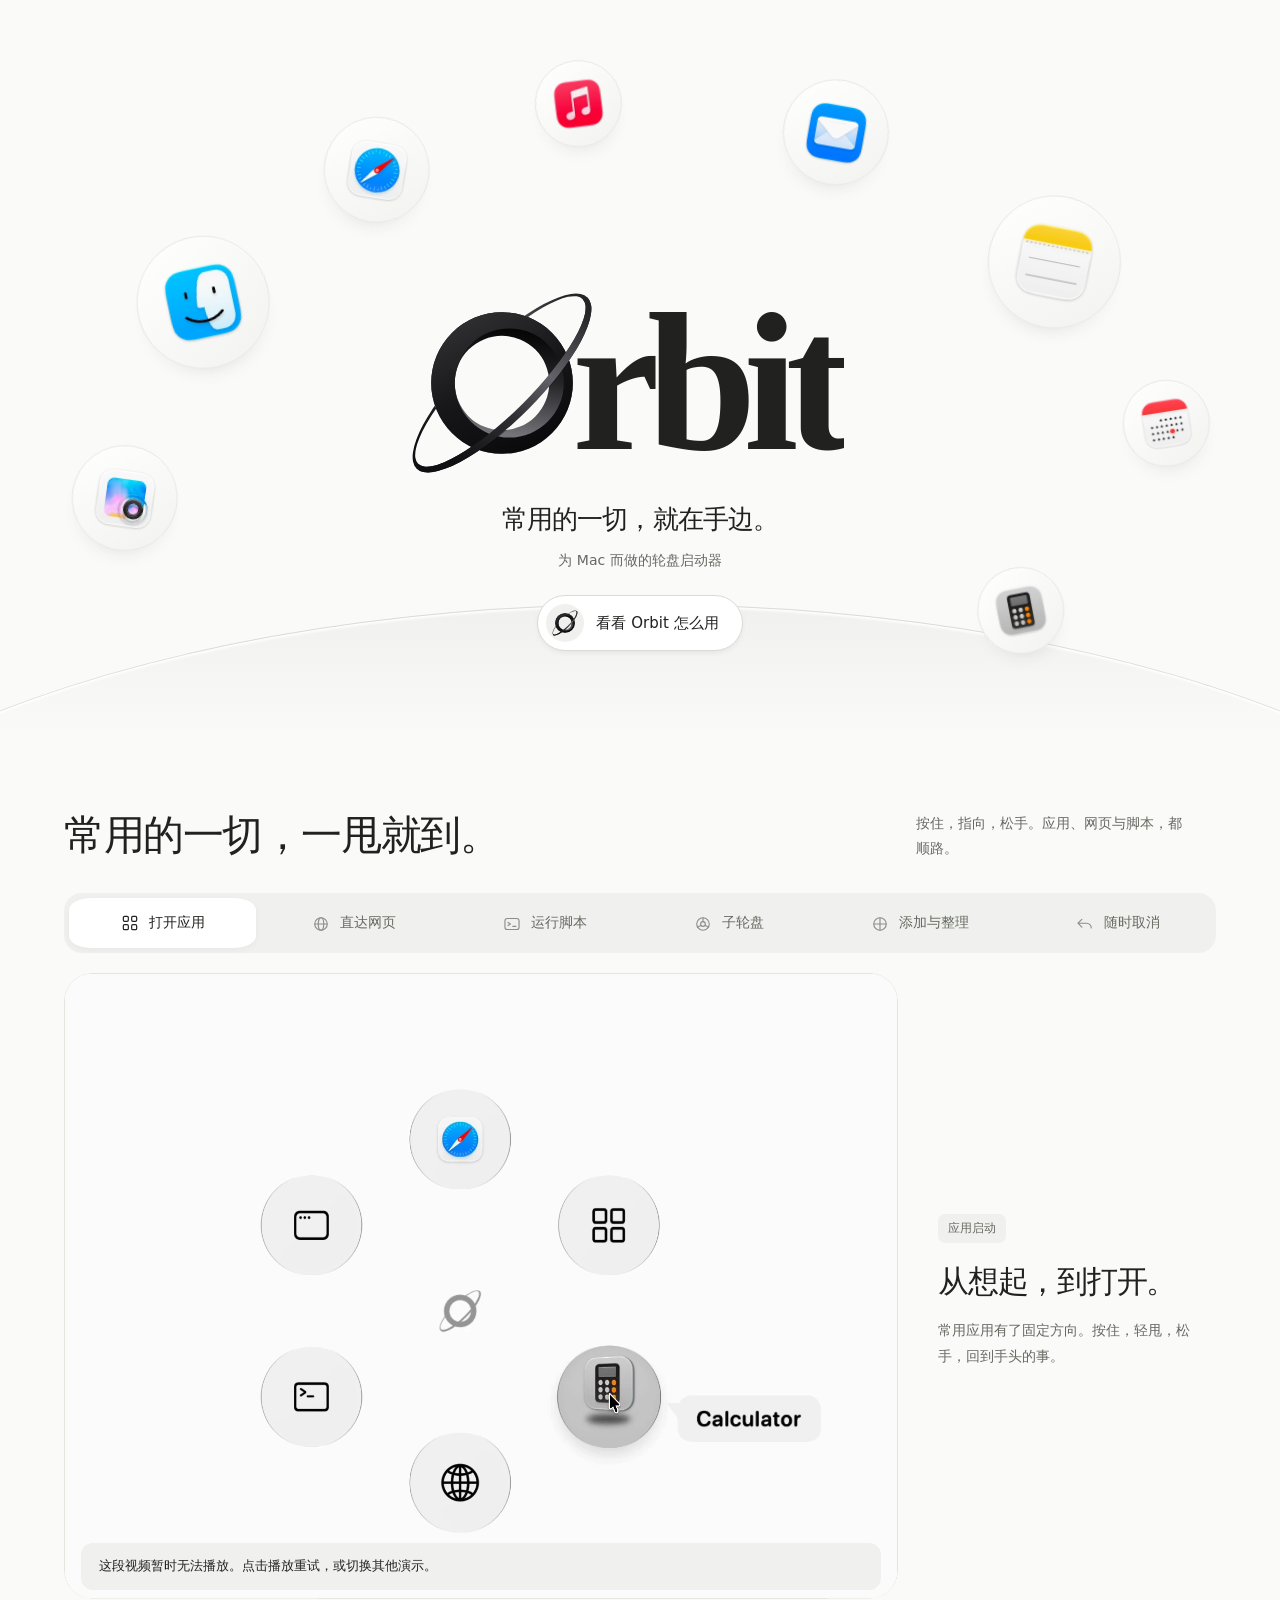
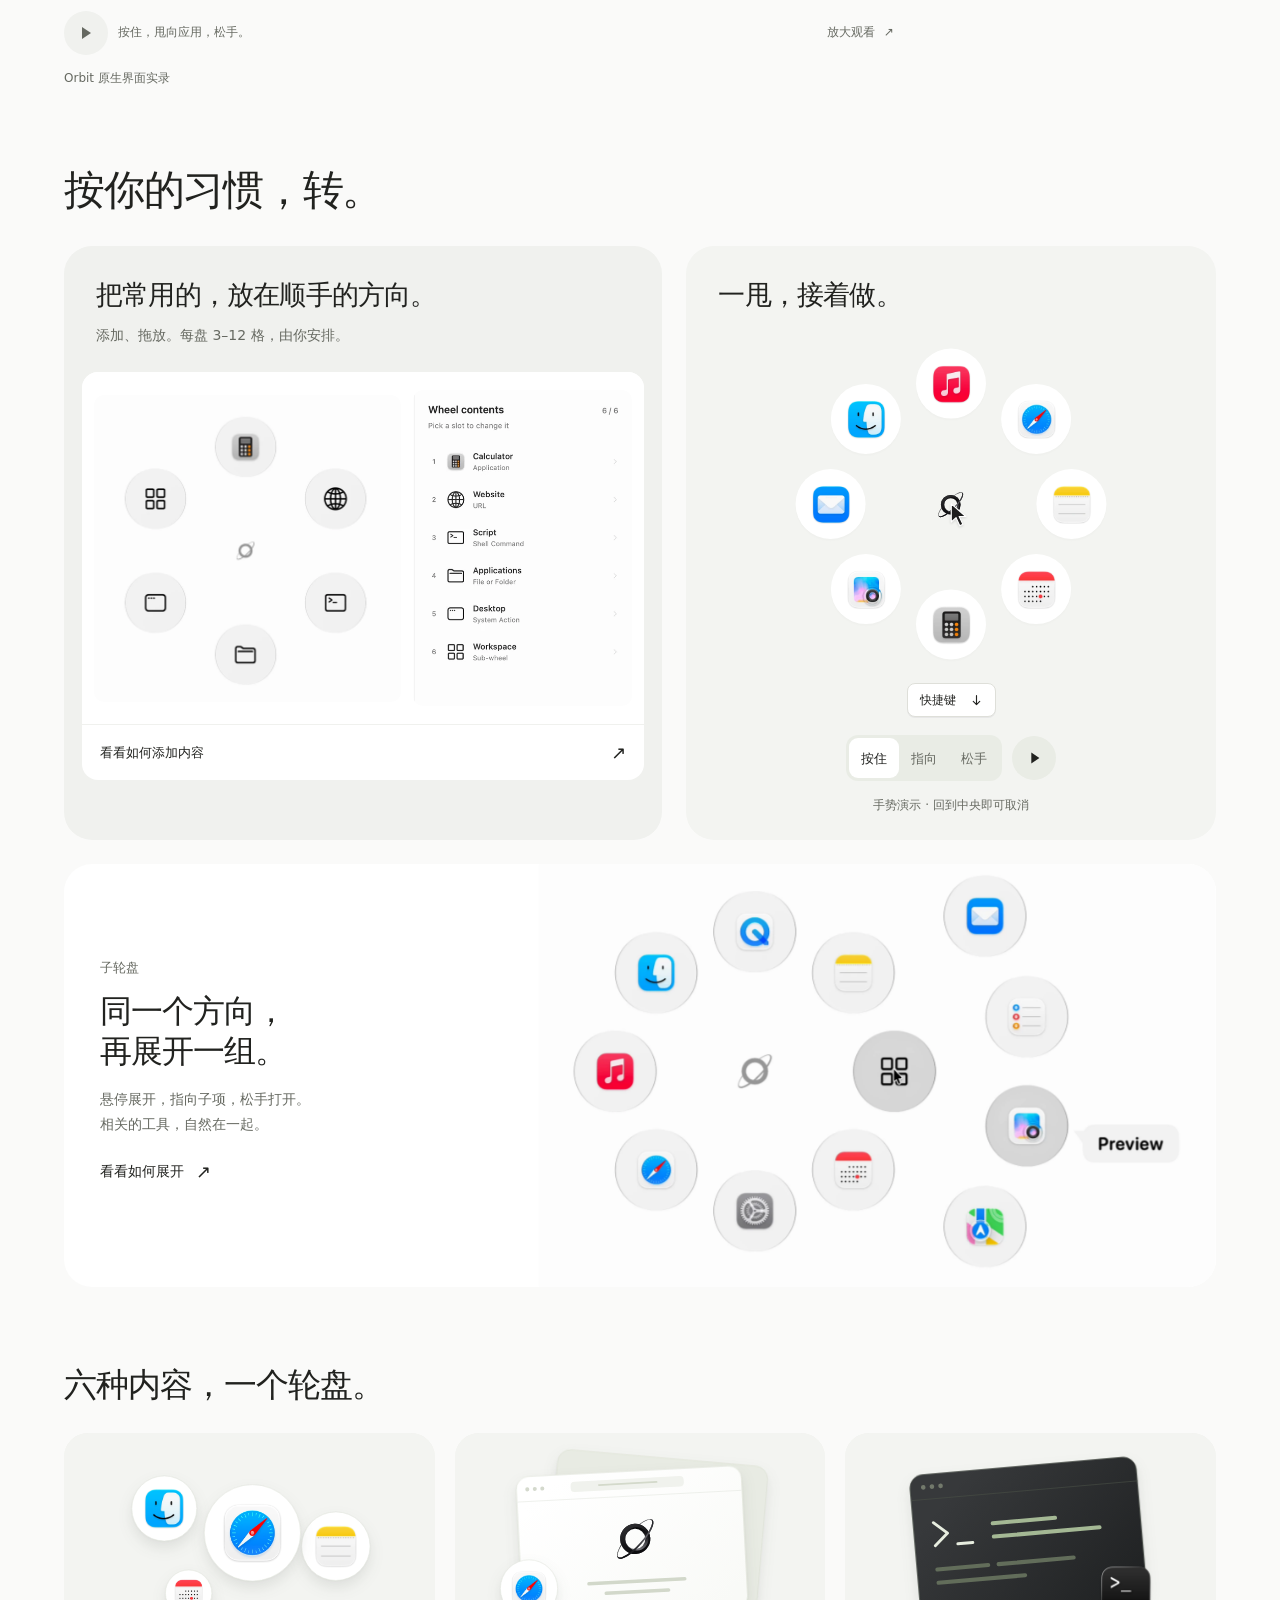
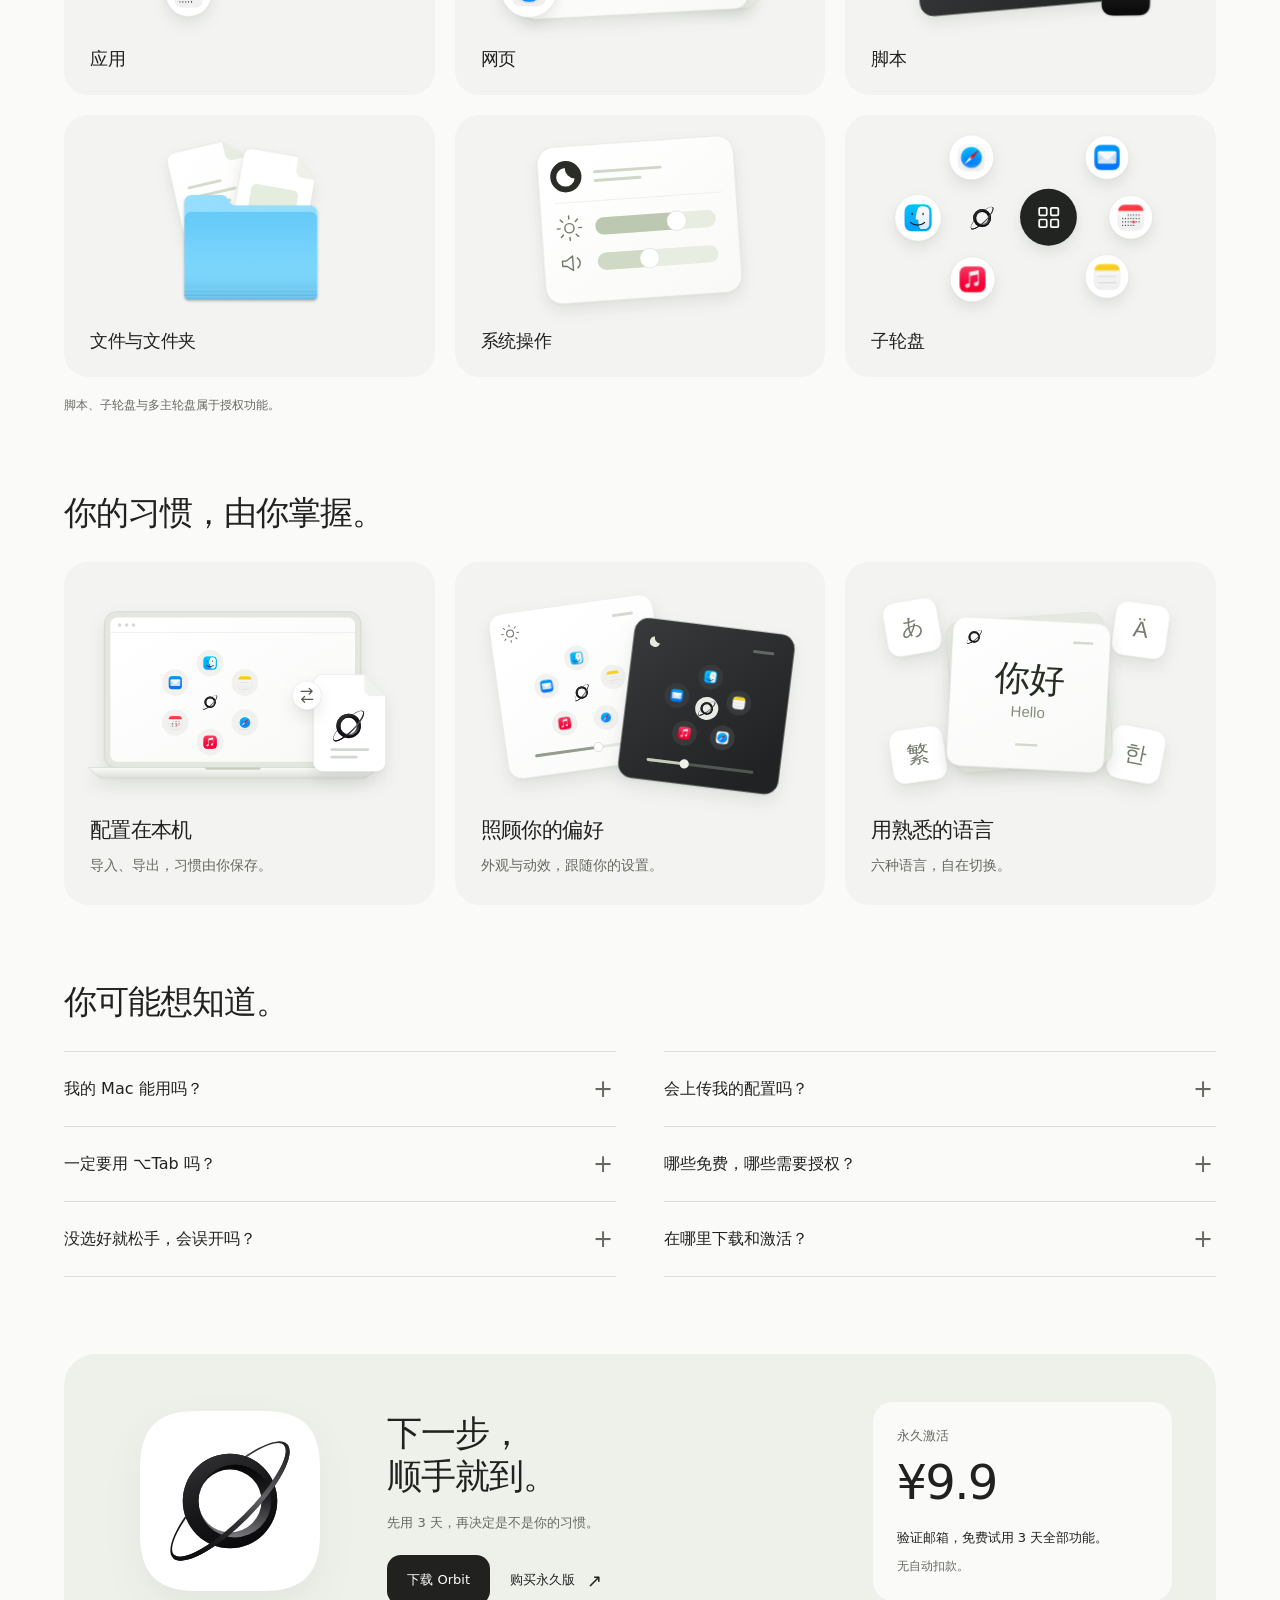
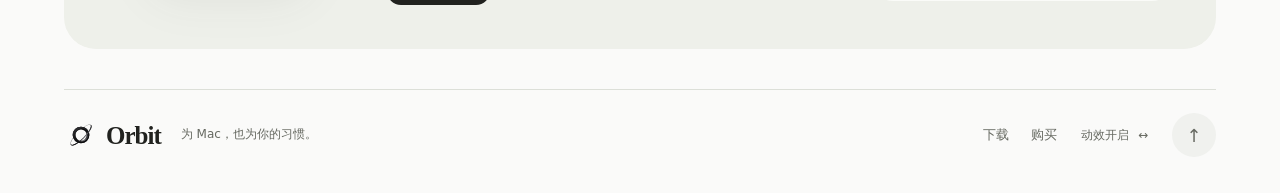
<file: index.html>
<!doctype html>
<html lang="zh-CN" data-lang="zh" data-motion="on">
<head>
<meta charset="utf-8"><meta name="viewport" content="width=device-width, initial-scale=1">
<title>Orbit · 下一步，顺手就到。</title>
<meta name="description" content="Orbit，macOS 轮盘启动器。按住快捷键，甩向一格，松手打开。观看原生界面的实机演示。">
<link rel="canonical" href="https://mh-yan.github.io/orbit-site/">
<meta property="og:type" content="website"><meta property="og:url" content="https://mh-yan.github.io/orbit-site/">
<meta property="og:title" content="Orbit · 下一步，顺手就到。"><meta property="og:description" content="Orbit，macOS 轮盘启动器。按住快捷键，甩向一格，松手打开。">
<meta property="og:image" content="https://mh-yan.github.io/orbit-site/images/icon.png">
<meta name="theme-color" id="theme-color" content="#fafaf9">
<link rel="icon" type="image/png" sizes="1024x1024" href="images/icon.png">
<link rel="icon" type="image/svg+xml" sizes="any" href="images/orbit-app-icon.svg">
<link rel="apple-touch-icon" href="images/icon.png">
<link rel="preload" as="image" href="images/orbit-mark.svg?v=41" type="image/svg+xml" fetchpriority="high">
<script>document.documentElement.classList.add('js');try{var p=JSON.parse(localStorage.getItem('orbit-site-preferences-v3')||'{}');document.documentElement.dataset.lang=p.lang==='en'?'en':'zh';document.documentElement.dataset.motion=p.motion===false?'off':'on';}catch(e){}var navigation=performance.getEntriesByType('navigation')[0];if(document.documentElement.dataset.motion==='off'||matchMedia('(prefers-reduced-motion:reduce)').matches||(navigator.connection&&navigator.connection.saveData)||location.hash||document.hidden||(navigation&&navigation.type==='back_forward'))document.documentElement.dataset.entry='complete';</script>
<link rel="stylesheet" href="assets/site.css?v=41"><link rel="stylesheet" href="assets/details.css?v=41"><link rel="stylesheet" href="assets/motion.css?v=41">
<script src="assets/cinema-core.js?v=41" defer></script><script src="assets/site.js?v=41" defer></script><script src="assets/scroll.js?v=41" defer></script><script src="assets/orbital-motion.js?v=41" defer></script><script src="assets/gesture.js?v=41" defer></script><script src="assets/navigation.js?v=41" defer></script><script src="assets/entrance.js?v=41" defer></script><script src="assets/journey.js?v=41" defer></script>
</head>
<body>
<span id="nav-reveal-point" aria-hidden="true"></span>
<a class="skip-link" href="#main"><span data-zh>跳到正文</span><span data-en>Skip to content</span></a>
<header class="site-header"><div class="nav-inner">
<a class="brand" href="#main" aria-label="Orbit"><picture><source srcset="images/orbit-mark.svg?v=41" type="image/svg+xml"><img src="images/orbit-mark.png?v=41" width="36" height="36" alt=""></picture><span>Orbit</span></a>
<nav id="site-navigation" aria-label="主导航" data-label-zh="主导航" data-label-en="Main navigation"><a href="#cinema"><span data-zh>实机演示</span><span data-en>In action</span></a><a href="#make-it-yours"><span data-zh>为你而设</span><span data-en>Make it yours</span></a><a href="buy.html"><span data-zh>购买</span><span data-en>Buy</span></a><a href="download.html" class="mobile-release"><span data-zh>下载 Orbit</span><span data-en>Download Orbit</span></a></nav>
<div class="nav-actions"><button id="language-toggle" class="plain-control" type="button" aria-label="Switch to English">EN</button><a href="download.html" class="release-link"><span data-zh>下载 Orbit</span><span data-en>Download Orbit</span><span aria-hidden="true">↗</span></a><button id="menu-toggle" class="menu-toggle" type="button" aria-controls="site-navigation" aria-expanded="false" aria-label="打开导航" data-label-zh="打开导航" data-label-en="Open navigation"><span aria-hidden="true"></span></button></div>
</div></header>
<main id="main" tabindex="-1">
<div class="product-journey" id="product-journey">
<section class="hero" id="hero" aria-label="下一步，顺手就到。" data-label-zh="下一步，顺手就到。" data-label-en="Your next move. Just a flick away.">
<div class="hero-stage">
<div class="hero-scenery" aria-hidden="true"><div class="hero-horizon"><div class="horizon-surface"></div></div></div>
<div class="hero-intro">
<div class="intro-orbit" aria-hidden="true">
<span class="intro-app intro-app-main" style="--x:-.39;--y:.30;--mx:-.37;--my:.10;--turn:-12deg;--delay:120ms"><span><img src="assets/hero-icons/finder-128.webp" srcset="assets/hero-icons/finder-128.webp 1x, assets/hero-icons/finder-256.webp 2x" width="512" height="512" alt="" decoding="async"></span></span>
<span class="intro-app intro-app-middle" style="--x:-.235;--y:-.16;--mx:-.18;--my:-.30;--turn:9deg;--delay:170ms"><span><img src="assets/hero-icons/safari-128.webp" srcset="assets/hero-icons/safari-128.webp 1x, assets/hero-icons/safari-256.webp 2x" width="512" height="512" alt="" decoding="async"></span></span>
<span class="intro-app intro-app-small" style="--x:-.055;--y:-.39;--mx:.10;--my:-.39;--turn:-7deg;--delay:220ms"><span><img src="assets/hero-icons/music-128.webp" srcset="assets/hero-icons/music-128.webp 1x, assets/hero-icons/music-256.webp 2x" width="512" height="512" alt="" decoding="async"></span></span>
<span class="intro-app intro-app-middle" style="--x:.175;--y:-.29;--mx:.37;--my:-.13;--turn:10deg;--delay:270ms"><span><img src="assets/hero-icons/mail-128.webp" srcset="assets/hero-icons/mail-128.webp 1x, assets/hero-icons/mail-256.webp 2x" width="512" height="512" alt="" decoding="async"></span></span>
<span class="intro-app intro-app-main" style="--x:.37;--y:.16;--mx:.36;--my:.27;--turn:11deg;--delay:320ms"><span><img src="assets/hero-icons/notes-128.webp" srcset="assets/hero-icons/notes-128.webp 1x, assets/hero-icons/notes-256.webp 2x" width="512" height="512" alt="" decoding="async"></span></span>
<span class="intro-app intro-app-small" style="--x:.47;--y:.72;--mx:.34;--my:2.40;--turn:-9deg;--delay:370ms"><span><img src="assets/hero-icons/calendar-128.webp" srcset="assets/hero-icons/calendar-128.webp 1x, assets/hero-icons/calendar-256.webp 2x" width="512" height="512" alt="" decoding="async"></span></span>
<span class="intro-app intro-app-middle" style="--x:-.46;--y:.98;--mx:-.31;--my:2.46;--turn:8deg;--delay:420ms"><span><img src="assets/hero-icons/preview-128.webp" srcset="assets/hero-icons/preview-128.webp 1x, assets/hero-icons/preview-256.webp 2x" width="512" height="512" alt="" decoding="async"></span></span>
<span class="intro-app intro-app-small" style="--x:.34;--y:1.37;--mx:.03;--my:2.50;--turn:-11deg;--delay:470ms"><span><img src="assets/hero-icons/calculator-128.webp" srcset="assets/hero-icons/calculator-128.webp 1x, assets/hero-icons/calculator-256.webp 2x" width="512" height="512" alt="" decoding="async"></span></span>
</div>
<div class="hero-copy">
<h1 id="hero-title" class="wordmark"><span class="wordmark-art" aria-hidden="true"><span class="wordmark-o"><span class="wordmark-o-glyph"><span class="wordmark-o-metric">O</span><svg class="wordmark-o-logo" xmlns="http://www.w3.org/2000/svg" width="512" height="512" viewBox="0 0 512 512" aria-hidden="true" focusable="false">
  <defs>
    <linearGradient id="hero-orbit-face" gradientUnits="userSpaceOnUse" x1="195" y1="132" x2="319" y2="380">
      <stop stop-color="#303033"/>
      <stop offset=".48" stop-color="#171719"/>
      <stop offset="1" stop-color="#09090B"/>
    </linearGradient>
    <linearGradient id="hero-orbit-wall" gradientUnits="userSpaceOnUse" x1="307" y1="163" x2="284" y2="349">
      <stop stop-color="#050506"/>
      <stop offset=".46" stop-color="#252528"/>
      <stop offset="1" stop-color="#737378"/>
    </linearGradient>
    <linearGradient id="hero-orbit-orbit" gradientUnits="userSpaceOnUse" x1="104" y1="311" x2="447" y2="245">
      <stop stop-color="#101013"/>
      <stop offset=".35" stop-color="#303034"/>
      <stop offset=".62" stop-color="#626268"/>
      <stop offset="1" stop-color="#252528"/>
    </linearGradient>
    <mask id="hero-orbit-behind" maskUnits="userSpaceOnUse" x="0" y="0" width="512" height="512">
      <rect width="512" height="512" fill="white"/>
      <circle cx="256" cy="256" r="125.5" fill="black"/>
    </mask>
    <clipPath id="hero-orbit-body-clip">
      <path d="M 382 256 A 126 126 0 1 1 130 256 A 126 126 0 1 1 382 256 Z M 340 256 A 84 84 0 1 0 172 256 A 84 84 0 1 0 340 256 Z" clip-rule="evenodd"/>
    </clipPath>
  </defs>
  <!-- Slender rear arc, with the same continuous surface as the front. -->
  <g class="wordmark-ribbon" mask="url(#hero-orbit-behind)">
    <path d="M 471 256 A 215 66 0 1 1 41 256 A 215 66 0 1 1 471 256 Z M 463 252 A 207 56 0 1 0 49 252 A 207 56 0 1 0 463 252 Z" transform="rotate(-45 256 256)"
      fill="url(#hero-orbit-orbit)" fill-rule="evenodd"/>
  </g>
  <!-- The outer circle remains exact; the inner crescent supplies depth. -->
  <path d="M 382 256 A 126 126 0 1 1 130 256 A 126 126 0 1 1 382 256 Z M 340 256 A 84 84 0 1 0 172 256 A 84 84 0 1 0 340 256 Z" fill="url(#hero-orbit-wall)" fill-rule="evenodd"/>
  <path d="M 382 256 A 126 126 0 1 1 130 256 A 126 126 0 1 1 382 256 Z M 366 256 A 97 97 0 1 0 172 256 A 97 97 0 1 0 366 256 Z" fill="url(#hero-orbit-face)" fill-rule="evenodd"/>
  <!-- Contact shading is clipped to the body, preserving transparent holes. -->
  <g class="wordmark-ribbon" clip-path="url(#hero-orbit-body-clip)">
    <path d="M 471 256 A 215 66 0 0 1 41 256 L 49 252 A 207 56 0 0 0 463 252 Z" transform="translate(0 2.2) rotate(-45 256 256)" fill="#000000" opacity=".25"/>
  </g>
  <!-- A subtly broader foreground ribbon keeps the interlock legible. -->
  <g class="wordmark-ribbon">
  <path d="M 471 256 A 215 66 0 0 1 41 256 L 49 252 A 207 56 0 0 0 463 252 Z" transform="rotate(-45 256 256)" fill="url(#hero-orbit-orbit)"/>
  </g>
</svg>
</span></span><span class="wordmark-tail-frame"><span class="wordmark-tail">rbit</span></span></span><span class="sr-only">Orbit<span data-zh>，为 Mac 而做的轮盘启动器</span><span data-en>, a radial launcher for Mac</span></span></h1>
<p class="hero-description"><span data-zh>常用的一切，就在手边。</span><span data-en>Your everyday. Within reach.</span></p>
<p class="hero-definition"><span data-zh>为 Mac 而做的轮盘启动器</span><span data-en>A radial launcher, made for Mac.</span></p>
<div class="hero-actions"><a href="#cinema" data-journey-link class="hero-explore-link"><span class="hero-link-icon" aria-hidden="true"><img src="images/orbit-mark.svg?v=41" width="40" height="40" alt="" decoding="sync" draggable="false"></span><span data-zh>看看 Orbit 怎么用</span><span data-en>See Orbit in action</span></a></div>
<p class="platform-note"><span>macOS 14+</span><span class="platform-note-divider" aria-hidden="true"></span><span data-zh>免费试用 3 天</span><span data-en>3-day free trial</span></p>
</div>
</div>
</div>
</section>
<section class="cinema-section shell" id="cinema" tabindex="-1" aria-label="不止打开应用。" data-label-zh="不止打开应用。" data-label-en="Much more than a launcher.">
<div class="section-heading" data-reveal><div><h2 id="cinema-title"><span data-zh>常用的一切，一甩就到。</span><span data-en>Your everyday. A gesture away.</span></h2></div><p class="section-description"><span data-zh>按住，指向，松手。应用、网页与脚本，都顺路。</span><span data-en>Hold, aim, release. Apps, websites, and scripts. All within reach.</span></p></div>
<div class="cinema-layout"><div class="chapter-list" role="tablist" aria-label="功能实机演示" data-label-zh="功能实机演示" data-label-en="Feature recordings" aria-orientation="horizontal"><span class="chapter-indicator" aria-hidden="true"></span><button type="button" class="chapter is-active" id="chapter-launch" aria-label="打开应用" data-label-zh="打开应用" data-label-en="Apps" data-scene="0" role="tab" aria-selected="true" aria-controls="scene-launch" tabindex="0"><svg viewBox="0 0 24 24" fill="none" stroke="currentColor" stroke-width="1.45" stroke-linecap="round" stroke-linejoin="round" aria-hidden="true"><rect x="4" y="4" width="6" height="6" rx="1.5"/><rect x="14" y="4" width="6" height="6" rx="1.5"/><rect x="4" y="14" width="6" height="6" rx="1.5"/><rect x="14" y="14" width="6" height="6" rx="1.5"/></svg><span data-zh>打开应用</span><span data-en>Apps</span></button><button type="button" class="chapter" id="chapter-web" aria-label="直达网页" data-label-zh="直达网页" data-label-en="Websites" data-scene="1" role="tab" aria-selected="false" aria-controls="scene-web" tabindex="-1"><svg viewBox="0 0 24 24" fill="none" stroke="currentColor" stroke-width="1.45" stroke-linecap="round" stroke-linejoin="round" aria-hidden="true"><circle cx="12" cy="12" r="8"/><ellipse cx="12" cy="12" rx="3.5" ry="8"/><path d="M4 12h16"/></svg><span data-zh>直达网页</span><span data-en>Websites</span></button><button type="button" class="chapter" id="chapter-script" aria-label="运行脚本" data-label-zh="运行脚本" data-label-en="Scripts" data-scene="2" role="tab" aria-selected="false" aria-controls="scene-script" tabindex="-1"><svg viewBox="0 0 24 24" fill="none" stroke="currentColor" stroke-width="1.45" stroke-linecap="round" stroke-linejoin="round" aria-hidden="true"><rect x="3" y="5" width="18" height="14" rx="3"/><path d="m7 10 3 2-3 2m6 1h4"/></svg><span data-zh>运行脚本</span><span data-en>Scripts</span></button><button type="button" class="chapter" id="chapter-nest" aria-label="子轮盘" data-label-zh="子轮盘" data-label-en="Sub-wheels" data-scene="3" role="tab" aria-selected="false" aria-controls="scene-nest" tabindex="-1"><svg viewBox="0 0 24 24" fill="none" stroke="currentColor" stroke-width="1.45" stroke-linecap="round" stroke-linejoin="round" aria-hidden="true"><circle cx="12" cy="12" r="8"/><circle cx="12" cy="12" r="3"/><path d="M12 4v5m7 7-4-2m-10 2 4-2"/></svg><span data-zh>子轮盘</span><span data-en>Sub-wheels</span></button><button type="button" class="chapter" id="chapter-editor" aria-label="添加与整理" data-label-zh="添加与整理" data-label-en="Make it yours" data-scene="4" role="tab" aria-selected="false" aria-controls="scene-editor" tabindex="-1"><svg viewBox="0 0 24 24" fill="none" stroke="currentColor" stroke-width="1.45" stroke-linecap="round" stroke-linejoin="round" aria-hidden="true"><path d="M12 4v16M4 12h16"/><circle cx="12" cy="12" r="8"/></svg><span data-zh>添加与整理</span><span data-en>Make it yours</span></button><button type="button" class="chapter" id="chapter-cancel" aria-label="随时取消" data-label-zh="随时取消" data-label-en="Cancel" data-scene="5" role="tab" aria-selected="false" aria-controls="scene-cancel" tabindex="-1"><svg viewBox="0 0 24 24" fill="none" stroke="currentColor" stroke-width="1.45" stroke-linecap="round" stroke-linejoin="round" aria-hidden="true"><path d="M8 6 3 11l5 5m-5-5h11a6 6 0 0 1 6 6"/></svg><span data-zh>随时取消</span><span data-en>Cancel</span></button></div>
<div class="cinema-player" id="cinema-player" data-reveal="cinema"><div class="cinema-stage" id="cinema-stage"><div class="scene recording" id="scene-launch" role="tabpanel" aria-labelledby="chapter-launch" tabindex="0" data-scene-title-zh="按住，甩向应用，松手。" data-scene-title-en="Hold, aim at an app, and release." data-headline-zh="从想起，到打开。" data-headline-en="From thought to open." data-description-zh="常用应用有了固定方向。按住，轻甩，松手，回到手头的事。" data-description-en="Give your favorite apps a familiar direction. Hold, flick, release, and keep going." data-meta-zh="应用启动" data-meta-en="App launching"><video id="launch-video" width="1600" height="1200" poster="media/studio/v30-launch-poster.webp" data-src="media/studio/v30-launch.mp4" muted playsinline loop preload="none" aria-label="Orbit 原生界面实机录像" data-label-zh="Orbit 原生界面实机录像" data-label-en="Orbit native interface recording" disablepictureinpicture></video><img class="film-fallback" src="media/studio/v30-launch-poster.webp" alt="" width="1600" height="1200" hidden><p class="film-error" role="status" hidden></p></div>
<div class="scene recording" id="scene-web" role="tabpanel" aria-labelledby="chapter-web" tabindex="0" data-scene-title-zh="选中网页，一甩直达。" data-scene-title-en="A familiar direction for your favorite website." data-headline-zh="常去的网页，也顺路。" data-headline-en="Your places on the web." data-description-zh="工作台、文档、灵感收藏。把网址放进轮盘，用默认或指定的浏览器打开。" data-description-en="Your workspace, docs, and inspiration. Put a URL in a slot and open it in your preferred browser." data-meta-zh="支持指定浏览器" data-meta-en="Choose your browser" hidden><video id="web-video" width="1600" height="1200" poster="media/studio/v30-web-poster.webp" data-src="media/studio/v30-web.mp4" muted playsinline loop preload="none" aria-label="Orbit 原生界面实机录像" data-label-zh="Orbit 原生界面实机录像" data-label-en="Orbit native interface recording" disablepictureinpicture></video><img class="film-fallback" src="media/studio/v30-web-poster.webp" alt="" width="1600" height="1200" hidden><p class="film-error" role="status" hidden></p></div>
<div class="scene recording" id="scene-script" role="tabpanel" aria-labelledby="chapter-script" tabindex="0" data-scene-title-zh="一甩，工作目录与笔记就准备好了。" data-scene-title-en="Create a workspace and a note with one gesture." data-headline-zh="一格，准备好工作目录。" data-headline-en="Your workspace. Ready to go." data-description-zh="运行 Shell 脚本，创建工作目录、笔记和报告。跟着演示，看看实际生成的结果。" data-description-en="Run a shell script to create a workspace, a note, and a report. Watch the actual result appear." data-meta-zh="Shell / AppleScript · 需授权" data-meta-en="Shell / AppleScript · Licensed" hidden><video id="script-video" width="1600" height="1200" poster="media/studio/v30-script-poster.webp" data-src="media/studio/v30-script.mp4" muted playsinline loop preload="none" aria-label="Orbit 原生界面实机录像" data-label-zh="Orbit 原生界面实机录像" data-label-en="Orbit native interface recording" disablepictureinpicture></video><img class="film-fallback" src="media/studio/v30-script-poster.webp" alt="" width="1600" height="1200" hidden><p class="film-error" role="status" hidden></p></div>
<div class="scene recording" id="scene-nest" role="tabpanel" aria-labelledby="chapter-nest" tabindex="0" data-scene-title-zh="展开一组常用，再回到主轮盘。" data-scene-title-en="Open a group, then return to the main wheel." data-headline-zh="一个方向，再展开一组。" data-headline-en="One direction. A whole group." data-description-zh="工具各就各位。悬停展开子轮盘，移入子项，松手打开。" data-description-en="Keep your tools together. Hover to expand a sub-wheel, aim at an item, and release." data-meta-zh="分组整理 · 需授权" data-meta-en="Organize in groups · Licensed" hidden><video id="nest-video" width="1600" height="1200" poster="media/studio/v30-nest-poster.webp" data-src="media/studio/v30-nest.mp4" muted playsinline loop preload="none" aria-label="Orbit 原生界面实机录像" data-label-zh="Orbit 原生界面实机录像" data-label-en="Orbit native interface recording" disablepictureinpicture></video><img class="film-fallback" src="media/studio/v30-nest-poster.webp" alt="" width="1600" height="1200" hidden><p class="film-error" role="status" hidden></p></div>
<div class="scene recording" id="scene-editor" role="tabpanel" aria-labelledby="chapter-editor" tabindex="0" data-scene-title-zh="看看六种内容，如何放进一个圆。" data-scene-title-en="Watch six kinds of action come together." data-headline-zh="从空白，排成你的习惯。" data-headline-en="Start empty. Make it yours." data-description-zh="应用、文件、网页、脚本、系统操作、子轮盘，可以混合放在同一个轮盘里。" data-description-en="Mix apps, files, websites, scripts, system actions, and sub-wheels in the same wheel." data-meta-zh="每盘 3–12 格" data-meta-en="3–12 slots per wheel" hidden><video id="editor-video" width="1600" height="1200" poster="media/studio/v30-editor-poster.webp" data-src="media/studio/v30-editor.mp4" muted playsinline loop preload="none" aria-label="Orbit 原生界面实机录像" data-label-zh="Orbit 原生界面实机录像" data-label-en="Orbit native interface recording" disablepictureinpicture></video><img class="film-fallback" src="media/studio/v30-editor-poster.webp" alt="" width="1600" height="1200" hidden><p class="film-error" role="status" hidden></p></div>
<div class="scene recording" id="scene-cancel" role="tabpanel" aria-labelledby="chapter-cancel" tabindex="0" data-scene-title-zh="回到中央，什么也不打开。" data-scene-title-en="Back to the center. Nothing opens." data-headline-zh="没选好，就回到中央。" data-headline-en="Changed your mind? Just return." data-description-zh="指针回到中央，松手直接收起。什么也不打开，继续刚才的事。" data-description-en="Bring the pointer back to the center and release. Nothing opens. Carry on where you left off." data-meta-zh="回到中央即可取消" data-meta-en="Return to the center to cancel" hidden><video id="cancel-video" width="1600" height="1200" poster="media/studio/v30-cancel-poster.webp" data-src="media/studio/v30-cancel.mp4" muted playsinline loop preload="none" aria-label="Orbit 原生界面实机录像" data-label-zh="Orbit 原生界面实机录像" data-label-en="Orbit native interface recording" disablepictureinpicture></video><img class="film-fallback" src="media/studio/v30-cancel-poster.webp" alt="" width="1600" height="1200" hidden><p class="film-error" role="status" hidden></p></div>
</div>
<div class="stage-caption"><button id="cinema-play" class="transport-button" type="button" aria-label="播放当前章节" aria-controls="launch-video"><span id="transport-icon" aria-hidden="true">▷</span></button><p id="scene-caption" aria-live="polite" aria-atomic="true">按住，甩向应用，松手。</p><a id="cinema-open" class="text-button" href="media/studio/v30-launch.mp4" target="_blank" rel="noopener" aria-label="在新标签页放大观看原始录像" data-label-zh="在新标签页放大观看原始录像" data-label-en="Watch the original recording in a new tab"><span data-zh>放大观看</span><span data-en>Open full size</span><span aria-hidden="true">↗</span></a></div>
</div>
<div class="scene-story" id="scene-story"><div><span id="scene-meta">应用启动</span><h3 id="scene-headline">从想起，到打开。</h3></div><p id="scene-description">常用应用有了固定方向。按住，轻甩，松手，回到手头的事。</p></div>
</div>
<p class="footage-note"><span data-zh>Orbit 原生界面实录</span><span data-en>Recorded in the native Orbit interface</span></p>
<noscript><p class="no-script">直接观看：<a href="media/studio/v30-launch.mp4">打开应用</a> / <a href="media/studio/v30-web.mp4">直达网页</a> / <a href="media/studio/v30-script.mp4">运行脚本</a> / <a href="media/studio/v30-nest.mp4">子轮盘</a> / <a href="media/studio/v30-editor.mp4">添加与整理</a> / <a href="media/studio/v30-cancel.mp4">随时取消</a></p></noscript>
</section></div>
<section class="collection shell section detail-section" id="make-it-yours" aria-labelledby="custom-title">
<div class="collection-heading detail-heading" data-reveal>
<h2 id="custom-title"><span data-zh>按你的习惯，转。</span><span data-en>Around the way you work.</span></h2>
</div>
<div class="customization-layout">
<article class="setup-feature" data-reveal>
<div class="detail-copy">
<h3><span data-zh>把常用的，放在顺手的方向。</span><span data-en>A familiar place for your favorites.</span></h3>
<p><span data-zh>添加、拖放。每盘 3–12 格，由你安排。</span><span data-en>Add, drag, arrange. Make 3–12 slots your own.</span></p>
</div>
<a href="#cinema" id="editor-jump" class="editor-showcase" data-reveal="editor" aria-label="观看添加与整理的实机演示" data-label-zh="观看添加与整理的实机演示" data-label-en="Watch the native setup recording"><div class="editor-details"><span class="editor-detail-wheel"><img src="media/studio/v30-editor.webp" width="1920" height="1440" alt="Orbit 编辑器中的轮盘预览局部" data-alt-zh="Orbit 编辑器中的轮盘预览局部" data-alt-en="Detail of the wheel preview in Orbit’s native editor" loading="lazy" decoding="async"></span><span class="editor-detail-list"><img src="media/studio/v30-editor.webp" width="1920" height="1440" alt="Orbit 编辑器中的六种快捷项列表局部" data-alt-zh="Orbit 编辑器中的六种快捷项列表局部" data-alt-en="Detail of six shortcut types in Orbit’s native editor" loading="lazy" decoding="async"></span></div>
<span class="editor-caption"><span data-zh>看看如何添加内容</span><span data-en>See how to add your shortcuts</span><span aria-hidden="true">↗</span></span>
</a>
</article>
<section class="gesture-section gesture-feature" id="gesture" aria-labelledby="gesture-title" data-phase="aim" data-running="false" data-animate="off">
<div class="gesture-heading"><h3 id="gesture-title"><span data-zh>一甩，接着做。</span><span data-en>A flick. And you’re there.</span></h3></div>
<figure class="gesture-illustration">
<div class="gesture-stage" id="gesture-stage" role="img" aria-label="手势演示：指向 Safari，圆球变为黑色。" data-label-zh="手势演示：指向 Safari，圆球变为黑色。" data-label-en="Gesture illustration: point at Safari to select its circle.">
<div class="gesture-orbit" aria-hidden="true">
<span class="gesture-centre"></span>
<span class="gesture-node" style="--x:0%;--y:-172%"><span class="gesture-face"><img src="assets/gesture-icons/music-128.webp" srcset="assets/gesture-icons/music-128.webp 1x, assets/gesture-icons/music-256.webp 2x" alt="" width="128" height="128" loading="lazy" decoding="async"></span></span>
<span class="gesture-node gesture-target" style="--x:121.6%;--y:-121.6%"><span class="gesture-face"><img src="assets/gesture-icons/safari-128.webp" srcset="assets/gesture-icons/safari-128.webp 1x, assets/gesture-icons/safari-256.webp 2x" alt="" width="128" height="128" loading="lazy" decoding="async"></span><span class="gesture-app-name">Safari</span></span>
<span class="gesture-node" style="--x:172%;--y:0%"><span class="gesture-face"><img src="assets/gesture-icons/notes-128.webp" srcset="assets/gesture-icons/notes-128.webp 1x, assets/gesture-icons/notes-256.webp 2x" alt="" width="128" height="128" loading="lazy" decoding="async"></span></span>
<span class="gesture-node" style="--x:121.6%;--y:121.6%"><span class="gesture-face"><img src="assets/gesture-icons/calendar-128.webp" srcset="assets/gesture-icons/calendar-128.webp 1x, assets/gesture-icons/calendar-256.webp 2x" alt="" width="128" height="128" loading="lazy" decoding="async"></span></span>
<span class="gesture-node" style="--x:0%;--y:172%"><span class="gesture-face"><img src="assets/gesture-icons/calculator-128.webp" srcset="assets/gesture-icons/calculator-128.webp 1x, assets/gesture-icons/calculator-256.webp 2x" alt="" width="128" height="128" loading="lazy" decoding="async"></span></span>
<span class="gesture-node" style="--x:-121.6%;--y:121.6%"><span class="gesture-face"><img src="assets/gesture-icons/preview-128.webp" srcset="assets/gesture-icons/preview-128.webp 1x, assets/gesture-icons/preview-256.webp 2x" alt="" width="128" height="128" loading="lazy" decoding="async"></span></span>
<span class="gesture-node" style="--x:-172%;--y:0%"><span class="gesture-face"><img src="assets/gesture-icons/mail-128.webp" srcset="assets/gesture-icons/mail-128.webp 1x, assets/gesture-icons/mail-256.webp 2x" alt="" width="128" height="128" loading="lazy" decoding="async"></span></span>
<span class="gesture-node" style="--x:-121.6%;--y:-121.6%"><span class="gesture-face"><img src="assets/gesture-icons/finder-128.webp" srcset="assets/gesture-icons/finder-128.webp 1x, assets/gesture-icons/finder-256.webp 2x" alt="" width="128" height="128" loading="lazy" decoding="async"></span></span>
<span class="gesture-pointer"><svg viewBox="0 0 26 36" fill="none"><path d="M4 2v25l6.6-6 5.1 11 4.3-2-5.1-10.6H24L4 2Z" fill="#1d1d1d" stroke="white" stroke-width="1.6" stroke-linejoin="round"/></svg></span>
<span class="gesture-choice"><img src="assets/gesture-icons/safari-128.webp" srcset="assets/gesture-icons/safari-128.webp 1x, assets/gesture-icons/safari-256.webp 2x" alt="" width="128" height="128" loading="lazy" decoding="async"><span>Safari</span><small><span data-zh>松手打开</span><span data-en>Release to open</span></small></span>
</div>
<span class="gesture-keycap" aria-hidden="true"><span data-zh>快捷键</span><span data-en>Shortcut</span><svg viewBox="0 0 16 16" fill="none"><path d="M8 2v11m-4-4 4 4 4-4" stroke="currentColor" stroke-width="1.4" stroke-linecap="round" stroke-linejoin="round"/></svg></span>
</div>
<figcaption class="gesture-caption">
<div class="gesture-controls">
<div class="gesture-step-controls" role="group" aria-label="逐步查看手势" data-label-zh="逐步查看手势" data-label-en="Explore the gesture step by step">
<button type="button" class="gesture-step" data-step="hold" aria-controls="gesture-stage" aria-pressed="false"><span class="gesture-step-number" aria-hidden="true">01</span><span data-zh>按住</span><span data-en>Hold</span></button>
<button type="button" class="gesture-step" data-step="aim" aria-controls="gesture-stage" aria-pressed="true"><span class="gesture-step-number" aria-hidden="true">02</span><span data-zh>指向</span><span data-en>Aim</span></button>
<button type="button" class="gesture-step" data-step="release" aria-controls="gesture-stage" aria-pressed="false"><span class="gesture-step-number" aria-hidden="true">03</span><span data-zh>松手</span><span data-en>Release</span></button>
</div>
<button type="button" class="gesture-toggle" id="gesture-toggle" aria-controls="gesture-stage" aria-label="播放手势演示" aria-pressed="false"><svg class="gesture-play-mark" viewBox="0 0 20 20" aria-hidden="true"><path d="m7 4 9 6-9 6Z" fill="currentColor"/></svg><svg class="gesture-pause-mark" viewBox="0 0 20 20" aria-hidden="true"><path d="M6 4h3v12H6zm5 0h3v12h-3z" fill="currentColor"/></svg></button>
</div>
<p class="gesture-note"><span data-zh>手势演示 · 回到中央即可取消</span><span data-en>Gesture illustration · Return to the center to cancel</span></p>
</figcaption>
<p class="sr-only" id="gesture-announcement" aria-live="polite" aria-atomic="true"></p>
</figure>
</section>
</div>
<article class="subwheel-feature" data-reveal>
<div class="subwheel-copy">
<p class="detail-overline"><span data-zh>子轮盘</span><span data-en>Sub-wheels</span></p>
<h3><span data-zh>同一个方向，<br>再展开一组。</span><span data-en>One direction.<br>A whole group.</span></h3>
<p><span data-zh>悬停展开，指向子项，松手打开。<br>相关的工具，自然在一起。</span><span data-en>Hover to expand, aim, and release.<br> Keep related tools together.</span></p>
<a href="#cinema" data-show-scene="nest" class="detail-link"><span data-zh>看看如何展开</span><span data-en>See it unfold</span><span aria-hidden="true">↗</span></a>
</div>
<figure class="subwheel-media" data-reveal="unfold"><img src="media/studio/v30-nest-card.webp" alt="彩色应用圆球与展开的子轮盘" data-alt-zh="彩色应用圆球与展开的子轮盘" data-alt-en="Colored app circles with an expanded sub-wheel" width="1600" height="1000" loading="lazy" decoding="async"></figure>
</article>
<div class="capabilities" id="shortcut-types" data-reveal aria-labelledby="capabilities-title">
<div class="capability-intro"><h3 id="capabilities-title"><span data-zh>六种内容，一个轮盘。</span><span data-en>Six kinds of shortcut. One wheel.</span></h3></div>
<ul class="capability-list">
<li data-reveal="gallery"><figure><img class="capability-art" src="images/capabilities/apps.svg?v=41" width="640" height="360" loading="lazy" decoding="async" alt="Safari、Finder 和其他原版应用图标。" data-alt-zh="Safari、Finder 和其他原版应用图标。" data-alt-en="Original Safari, Finder, and other app icons."><figcaption class="capability-title"><span data-zh>应用</span><span data-en>Apps</span></figcaption></figure></li>
<li data-reveal="gallery"><figure><img class="capability-art" src="images/capabilities/web.svg?v=41" width="640" height="360" loading="lazy" decoding="async" alt="浏览器窗口与 Safari 图标，示意一键打开网页。" data-alt-zh="浏览器窗口与 Safari 图标，示意一键打开网页。" data-alt-en="A browser window and Safari icon illustrating a website shortcut."><figcaption class="capability-title"><span data-zh>网页</span><span data-en>Websites</span></figcaption></figure></li>
<li data-reveal="gallery"><figure><img class="capability-art" src="images/capabilities/scripts.svg?v=41" width="640" height="360" loading="lazy" decoding="async" alt="终端窗口和原版 Terminal 图标，示意运行脚本。" data-alt-zh="终端窗口和原版 Terminal 图标，示意运行脚本。" data-alt-en="A terminal window and the original Terminal icon illustrating scripts."><figcaption class="capability-title"><span data-zh>脚本</span><span data-en>Scripts</span></figcaption></figure></li>
<li data-reveal="gallery"><figure><img class="capability-art" src="images/capabilities/files.svg?v=41" width="640" height="360" loading="lazy" decoding="async" alt="原版 Mac 文件夹与文件，示意文件快捷入口。" data-alt-zh="原版 Mac 文件夹与文件，示意文件快捷入口。" data-alt-en="An original Mac folder with documents illustrating file shortcuts."><figcaption class="capability-title"><span data-zh>文件与文件夹</span><span data-en>Files & folders</span></figcaption></figure></li>
<li data-reveal="gallery"><figure><img class="capability-art" src="images/capabilities/system.svg?v=41" width="640" height="360" loading="lazy" decoding="async" alt="深色外观、亮度与音量控制的示意图。" data-alt-zh="深色外观、亮度与音量控制的示意图。" data-alt-en="An illustration of dark appearance, brightness, and volume controls."><figcaption class="capability-title"><span data-zh>系统操作</span><span data-en>System actions</span></figcaption></figure></li>
<li data-reveal="gallery"><figure><img class="capability-art" src="images/capabilities/subwheel.svg?v=41" width="640" height="360" loading="lazy" decoding="async" alt="彩色应用圆球旁展开一组子轮盘，中央使用原版 Orbit 标识。" data-alt-zh="彩色应用圆球旁展开一组子轮盘，中央使用原版 Orbit 标识。" data-alt-en="A group of original app icons expanding beside a wheel with the original Orbit mark."><figcaption class="capability-title"><span data-zh>子轮盘</span><span data-en>Sub-wheels</span></figcaption></figure></li>
</ul>
<p class="license-note"><span data-zh>脚本、子轮盘与多主轮盘属于授权功能。</span><span data-en>Scripts, sub-wheels, and multiple wheels are licensed features.</span></p>
</div>
</section>
<section class="quiet-section shell detail-quiet" id="your-setup" data-reveal aria-label="你的习惯，由你掌握。" data-label-zh="你的习惯，由你掌握。" data-label-en="Your setup. Yours to keep.">
<h2 class="quiet-heading"><span data-zh>你的习惯，由你掌握。</span><span data-en>Your setup. Yours to keep.</span></h2>
<div class="comfort-grid">
<figure class="comfort-card" data-reveal="gallery">
<img class="comfort-art" src="images/features/local.svg?v=41" width="640" height="440" loading="lazy" decoding="async" alt="Mac 上的 Orbit 轮盘与配置文件，双向箭头表示导入和导出。" data-alt-zh="Mac 上的 Orbit 轮盘与配置文件，双向箭头表示导入和导出。" data-alt-en="Illustration of an Orbit wheel on a Mac and a configuration file, with import and export arrows.">
<figcaption class="comfort-copy"><h3><span data-zh>配置在本机</span><span data-en>Locally yours</span></h3><p><span data-zh>导入、导出，习惯由你保存。</span><span data-en>Import, export, and keep your setup.</span></p></figcaption>
</figure>
<figure class="comfort-card" data-reveal="gallery">
<img class="comfort-art" src="images/features/appearance.svg?v=41" width="640" height="440" loading="lazy" decoding="async" alt="同一组彩色应用图标，在浅色与深色外观中呈现。" data-alt-zh="同一组彩色应用图标，在浅色与深色外观中呈现。" data-alt-en="Illustration of the same original app icons in light and dark appearances.">
<figcaption class="comfort-copy"><h3><span data-zh>照顾你的偏好</span><span data-en>Comfort comes first</span></h3><p><span data-zh>外观与动效，跟随你的设置。</span><span data-en>Appearance and motion follow your settings.</span></p></figcaption>
</figure>
<figure class="comfort-card" data-reveal="gallery">
<img class="comfort-art" src="images/features/languages.svg?v=41" width="640" height="440" loading="lazy" decoding="async" alt="简体中文、繁體中文、English、日本語、한국어 和 Deutsch 六种语言卡片。" data-alt-zh="简体中文、繁體中文、English、日本語、한국어 和 Deutsch 六种语言卡片。" data-alt-en="Illustration of six language cards: Simplified Chinese, Traditional Chinese, English, Japanese, Korean, and German.">
<figcaption class="comfort-copy"><h3><span data-zh>用熟悉的语言</span><span data-en>Feel right at home</span></h3><p><span data-zh>六种语言，自在切换。</span><span data-en>Six languages. Your choice.</span></p></figcaption>
</figure>
</div>
</section>
<section class="faq-section shell section detail-faq" id="faq" aria-label="你可能想知道。" data-label-zh="你可能想知道。" data-label-en="Good to know."><div class="faq-intro" data-reveal><h2 id="faq-title"><span data-zh>你可能想知道。</span><span data-en>Good to know.</span></h2></div><div class="faq-list"><div class="faq-column"><details><summary><span data-zh>我的 Mac 能用吗？</span><span data-en>Will it work on my Mac?</span><span class="faq-plus" aria-hidden="true">+</span></summary><div class="faq-answer"><p><span data-zh>Orbit 运行于 macOS 14 及更新版本。<a href="download.html">下载页</a>提供安装说明，并会随正式安装包标注支持的芯片架构。</span><span data-en>Orbit runs on macOS 14 and later. The <a href="download.html">download page</a> includes installation guidance and will list the architectures supported by the published package.</span></p></div></details>
<details><summary><span data-zh>一定要用 ⌥Tab 吗？</span><span data-en>Do I have to use ⌥Tab?</span><span class="faq-plus" aria-hidden="true">+</span></summary><div class="faq-answer"><p><span data-zh>不用。在「设置 → 怎么打开」录入顺手的快捷键即可。也可以选鼠标中键或侧键；鼠标触发需要辅助功能权限。</span><span data-en>No. Choose a shortcut in Settings → Opening. You can also use a middle or side mouse button; mouse activation needs Accessibility permission.</span></p></div></details>
<details><summary><span data-zh>没选好就松手，会误开吗？</span><span data-en>What if I release without choosing?</span><span class="faq-plus" aria-hidden="true">+</span></summary><div class="faq-answer"><p><span data-zh>指针还在中央死区时，松手直接收起，什么也不打开。想取消也可以按 Esc。「取消」实机演示展示的就是这个动作。</span><span data-en>If the pointer is in the central dead zone, releasing closes the wheel without opening anything. Esc cancels too. The Cancel recording shows this gesture.</span></p></div></details>
</div><div class="faq-column"><details><summary><span data-zh>会上传我的配置吗？</span><span data-en>Where does my setup live?</span><span class="faq-plus" aria-hidden="true">+</span></summary><div class="faq-answer"><p><span data-zh>轮盘配置保存在 Mac 本地，支持导入导出。基础启动功能不需要联网；授权激活与校验会联系授权服务。你打开的网页和自己设置的脚本可能访问网络。</span><span data-en>Your configuration is stored locally and supports import/export. Basic launching needs no connection. Activation and license checks contact a licensing service. Websites and your own scripts may access the network.</span></p></div></details>
<details><summary><span data-zh>哪些免费，哪些需要授权？</span><span data-en>What’s free, and what is licensed?</span><span class="faq-plus" aria-hidden="true">+</span></summary><div class="faq-answer"><p><span data-zh>基础功能包括一个主轮盘、每盘 3–12 格、应用、文件、网页、系统操作、外观自定义和导入导出。子轮盘、多主轮盘、Shell 与 AppleScript 属于授权功能。永久激活 ¥9.9；验证邮箱后可免费试用 3 天全部功能，无自动扣款。完整购买方式与 CDK 激活步骤见<a href="buy.html">购买页</a>。</span><span data-en>Core features include one main wheel with 3–12 slots, apps, files, websites, system actions, appearance settings, and import/export. Sub-wheels, multiple wheels, shell commands, and AppleScript are licensed features. Lifetime activation is ¥9.9. Verify your email for a 3-day full-feature trial, with no automatic billing. See the <a href="buy.html">purchase page</a> for purchase availability and CDK activation steps.</span></p></div></details>
<details><summary><span data-zh>在哪里下载和激活？</span><span data-en>Where do I download and activate?</span><span class="faq-plus" aria-hidden="true">+</span></summary><div class="faq-answer"><p><span data-zh><a href="download.html">下载页</a>会提供正式安装包及安装步骤；<a href="buy.html">购买页</a>说明永久激活方式。正式下载与付款入口以对应页面公布的状态为准。</span><span data-en>The <a href="download.html">download page</a> provides release availability and installation steps. The <a href="buy.html">purchase page</a> explains lifetime activation. Each page shows whether downloads and payments are open.</span></p></div></details></div></div></section>
<section class="closing shell detail-closing" data-reveal id="availability" aria-label="让每一次切换都顺手一点。" data-label-zh="让每一次切换都顺手一点。" data-label-en="Make your next move feel natural.">
<div class="release-panel">
<div class="release-art" aria-hidden="true" data-reveal="brand"><img src="images/orbit-app-icon.svg" width="512" height="512" alt="" loading="lazy" decoding="async"></div>
<div class="closing-intro">

<h2 id="closing-title"><span data-zh>下一步，<em>顺手就到。</em></span><span data-en>Your next move.<br><em>Just a flick away.</em></span></h2>
<p class="release-status"><span data-zh>先用 3 天，再决定是不是你的习惯。</span><span data-en>Try it for 3 days. See how it fits your day.</span></p>
<div class="release-actions"><a href="download.html" class="button button-ink"><span data-zh>下载 Orbit</span><span data-en>Download Orbit</span></a><a href="buy.html" class="detail-link"><span data-zh>购买永久版</span><span data-en>Get lifetime</span><span aria-hidden="true">↗</span></a></div>
</div>
<div class="release-offer">
<p class="release-price"><span><span data-zh>永久激活</span><span data-en>Lifetime activation</span></span><strong>¥9.9</strong></p>
<p class="release-trial"><span data-zh>验证邮箱，免费试用 3 天全部功能。</span><span data-en>Verify your email for a 3-day full-feature trial.</span></p>
<p class="release-billing"><span data-zh>无自动扣款。</span><span data-en>No automatic billing.</span></p>
</div>
</div>
</section>
</main>
<footer class="site-footer shell"><a class="footer-brand" href="#main"><picture><source srcset="images/orbit-mark.svg?v=41" type="image/svg+xml"><img src="images/orbit-mark.png?v=41" width="36" height="36" alt="" loading="lazy" decoding="async"></picture><span>Orbit</span></a><span class="footer-note"><span data-zh>为 Mac，也为你的习惯。</span><span data-en>For your Mac. For your way of working.</span></span><div class="footer-pages"><a href="download.html"><span data-zh>下载</span><span data-en>Download</span></a><a href="buy.html"><span data-zh>购买</span><span data-en>Buy</span></a></div><button id="motion-toggle" type="button" class="text-button" aria-pressed="true"><span id="motion-label"><span data-zh>动效开启</span><span data-en>Motion on</span></span><span aria-hidden="true">↔</span></button><a class="text-button" href="#main" aria-label="回到顶部" data-label-zh="回到顶部" data-label-en="Back to top">↑</a></footer>
</body>
</html>
</file>
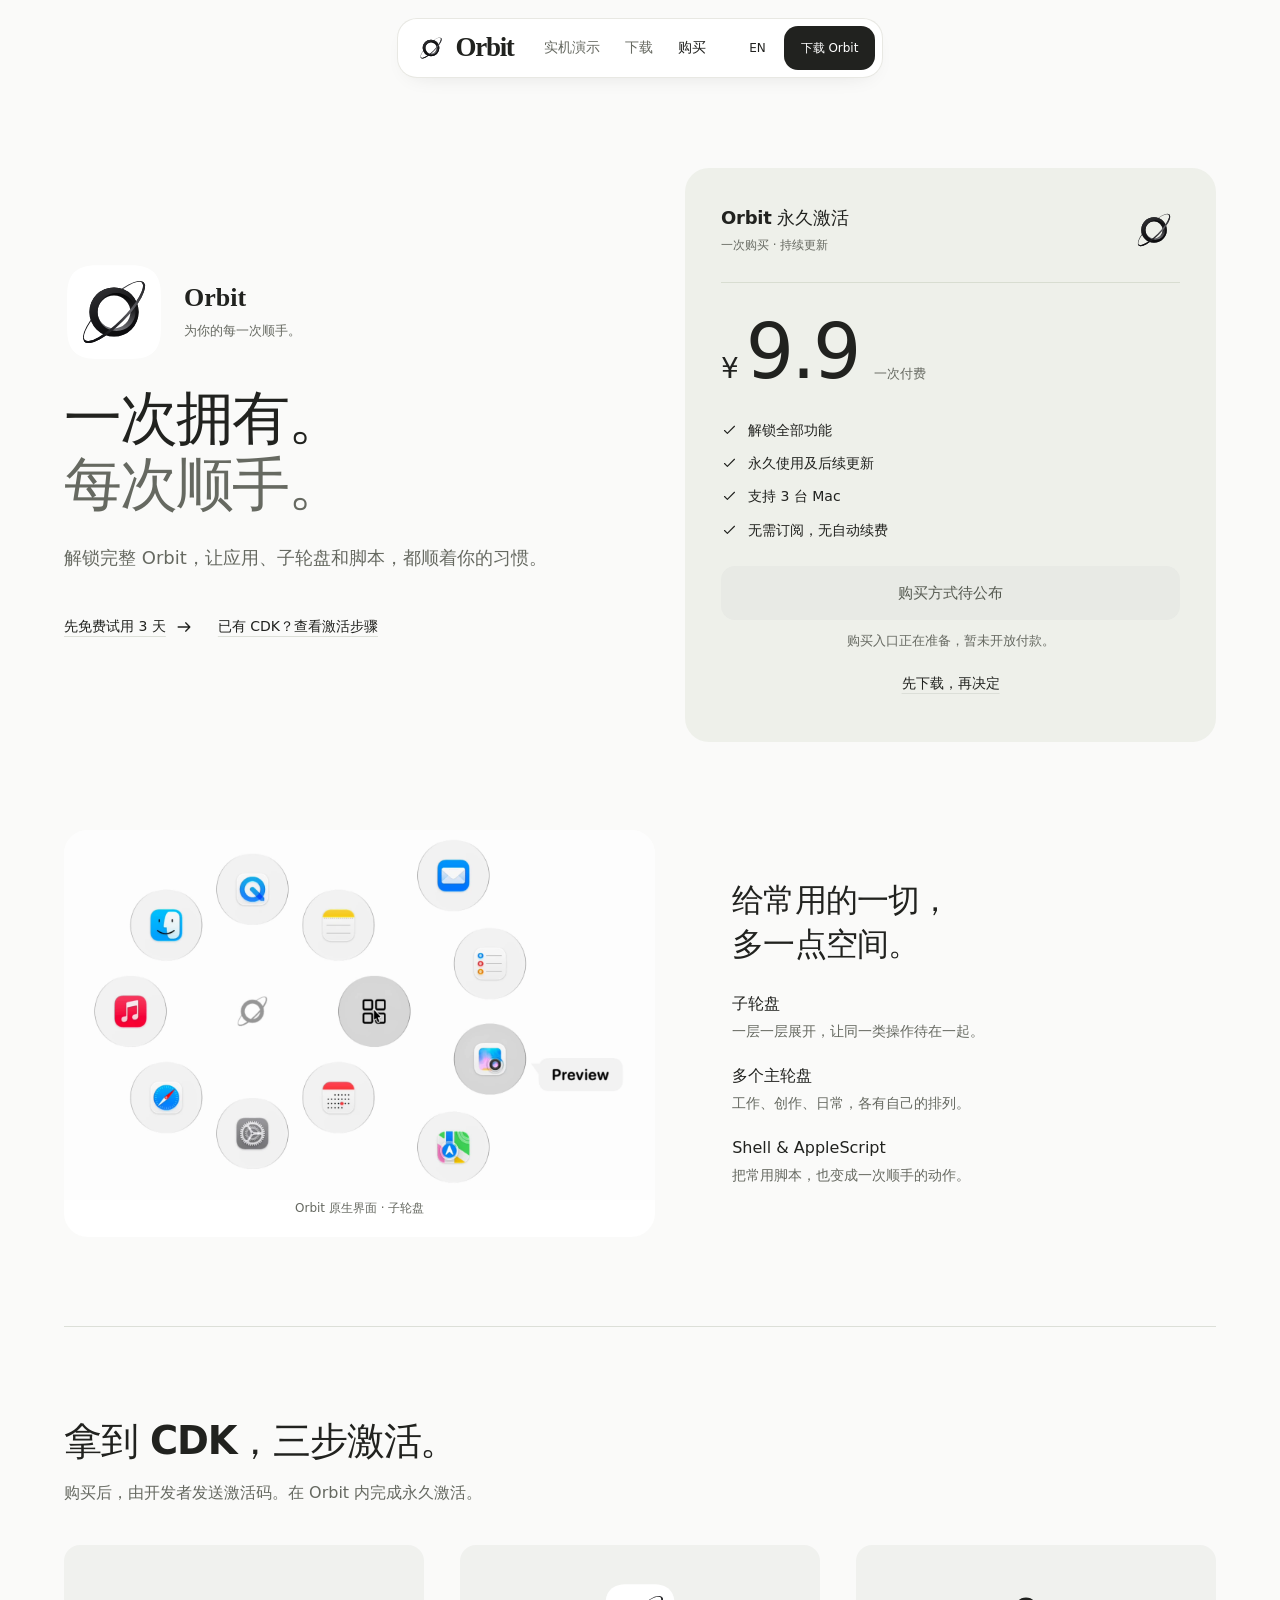
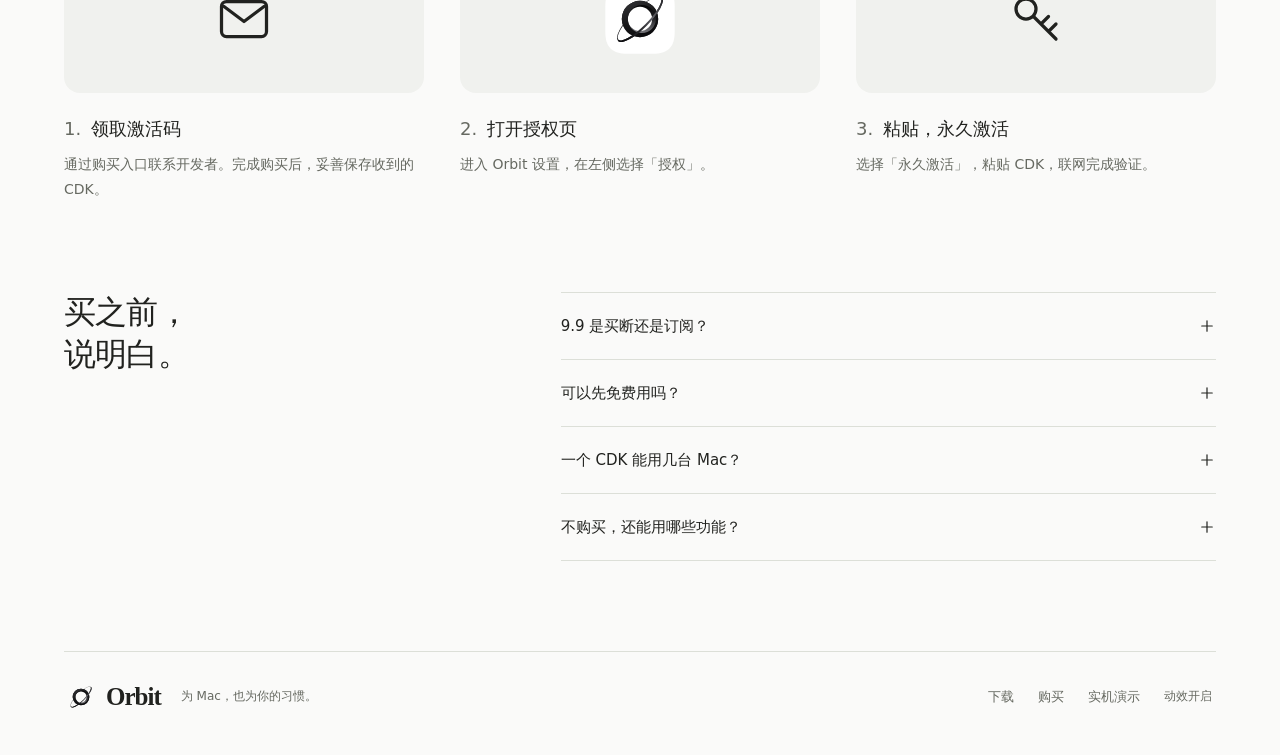
<file: buy.html>
<!doctype html>
<html lang="zh-CN" data-lang="zh" data-motion="on">
<head>
<meta charset="utf-8"><meta name="viewport" content="width=device-width, initial-scale=1">
<title>购买 Orbit · ¥9.9 永久激活</title><meta name="description" content="Orbit 永久激活 ¥9.9，一次购买、永久使用及更新，支持 3 台 Mac。注册并验证邮箱后免费试用全部功能 3 天。">
<link rel="canonical" href="https://mh-yan.github.io/orbit-site/buy.html">
<meta property="og:type" content="website"><meta property="og:title" content="购买 Orbit · ¥9.9 永久激活"><meta property="og:description" content="Orbit 永久激活 ¥9.9，一次购买、永久使用及更新，支持 3 台 Mac。注册并验证邮箱后免费试用全部功能 3 天。"><meta property="og:url" content="https://mh-yan.github.io/orbit-site/buy.html"><meta property="og:image" content="https://mh-yan.github.io/orbit-site/images/icon.png">
<meta name="theme-color" content="#fafaf9"><link rel="icon" type="image/svg+xml" href="images/orbit-app-icon.svg"><link rel="apple-touch-icon" href="images/icon.png">
<script>document.documentElement.classList.add('js');try{var p=JSON.parse(localStorage.getItem('orbit-site-preferences-v3')||'{}');document.documentElement.dataset.lang=p.lang==='en'?'en':'zh';document.documentElement.dataset.motion=p.motion===false?'off':'on';}catch(e){}if(matchMedia('(prefers-reduced-motion:reduce)').matches||(navigator.connection&&navigator.connection.saveData))document.documentElement.dataset.motion='off';</script>
<link rel="stylesheet" href="assets/site.css?v=41"><link rel="stylesheet" href="assets/store.css?v=41">
<script src="assets/store.js?v=41" defer></script><script src="assets/navigation.js?v=41" defer></script>
</head><body class="store-page" data-store="buy" data-title-zh="购买 Orbit · ¥9.9 永久激活" data-title-en="Buy Orbit · ¥9.9 lifetime activation">
<a class="skip-link" href="#main"><span data-zh>跳到正文</span><span data-en>Skip to content</span></a><header class="site-header" data-raised="true"><div class="nav-inner"><a class="brand" href="index.html" aria-label="Orbit"><img src="images/orbit-mark.svg" width="36" height="36" alt=""><span>Orbit</span></a><nav id="site-navigation" aria-label="主导航" data-label-zh="主导航" data-label-en="Main navigation"><a href="index.html#cinema"><span data-zh>实机演示</span><span data-en>In action</span></a><a href="download.html" ><span data-zh>下载</span><span data-en>Download</span></a><a href="buy.html" aria-current="page"><span data-zh>购买</span><span data-en>Buy</span></a></nav><div class="nav-actions"><button id="language-toggle" class="plain-control" type="button" aria-label="Switch to English">EN</button><a href="download.html" class="release-link"><span data-zh>下载 Orbit</span><span data-en>Download Orbit</span></a><button id="menu-toggle" class="menu-toggle" type="button" aria-controls="site-navigation" aria-expanded="false" aria-label="打开导航"><span aria-hidden="true"></span></button></div></div></header>
<main id="main" class="store-main shell" tabindex="-1">
<section class="store-hero" aria-labelledby="buy-title"><div class="store-copy store-entry"><div class="purchase-art" aria-hidden="true"><img src="images/orbit-app-icon.svg" width="128" height="128" alt=""><p><strong>Orbit</strong><span data-zh>为你的每一次顺手。</span><span data-en>For every move you make.</span></p></div><h1 id="buy-title"><span data-zh>一次拥有。<em>每次顺手。</em></span><span data-en>Yours, for good.<em>A little more flow.</em></span></h1><p class="store-lead"><span data-zh>解锁完整 Orbit，让应用、子轮盘和脚本，都顺着你的习惯。</span><span data-en>Unlock all of Orbit. Apps, sub-wheels and scripts, arranged around the way you work.</span></p><div class="store-actions"><a href="download.html" class="store-text-link"><span data-zh>先免费试用 3 天</span><span data-en>Try everything for 3 days</span><svg class="step-arrow" viewBox="0 0 24 24" fill="none" stroke="currentColor" stroke-width="1.6" stroke-linecap="round" stroke-linejoin="round" aria-hidden="true"><path d="M5 12h14m-5-5 5 5-5 5"/></svg></a><a href="#activate" class="store-text-link"><span data-zh>已有 CDK？查看激活步骤</span><span data-en>Have a CDK? Activation guide</span></a></div></div>
<div class="store-license store-entry-art" aria-labelledby="license-title"><div class="license-heading"><div><h2 id="license-title"><span data-zh>Orbit 永久激活</span><span data-en>Orbit, for a lifetime</span></h2><p><span data-zh>一次购买 · 持续更新</span><span data-en>One purchase · Ongoing updates</span></p></div><img src="images/orbit-mark.svg" width="64" height="64" alt=""></div><p class="license-price"><span class="currency">¥</span>9.9<span class="price-unit"><span data-zh>一次付费</span><span data-en>one-time</span></span></p><ul class="license-benefits"><li><svg class="" viewBox="0 0 24 24" fill="none" stroke="currentColor" stroke-width="1.6" stroke-linecap="round" stroke-linejoin="round" aria-hidden="true"><path d="m5 12 4 4L19 6"/></svg><span data-zh>解锁全部功能</span><span data-en>Unlock every feature</span></li><li><svg class="" viewBox="0 0 24 24" fill="none" stroke="currentColor" stroke-width="1.6" stroke-linecap="round" stroke-linejoin="round" aria-hidden="true"><path d="m5 12 4 4L19 6"/></svg><span data-zh>永久使用及后续更新</span><span data-en>Lifetime use and future updates</span></li><li><svg class="" viewBox="0 0 24 24" fill="none" stroke="currentColor" stroke-width="1.6" stroke-linecap="round" stroke-linejoin="round" aria-hidden="true"><path d="m5 12 4 4L19 6"/></svg><span data-zh>支持 3 台 Mac</span><span data-en>Use on 3 Macs</span></li><li><svg class="" viewBox="0 0 24 24" fill="none" stroke="currentColor" stroke-width="1.6" stroke-linecap="round" stroke-linejoin="round" aria-hidden="true"><path d="m5 12 4 4L19 6"/></svg><span data-zh>无需订阅，无自动续费</span><span data-en>No subscription. No automatic renewal.</span></li></ul>
<div class="store-actions"><a id="purchase-link" class="button button-ink" hidden><span data-zh>购买永久激活</span><span data-en>Get lifetime activation</span><svg class="step-arrow" viewBox="0 0 24 24" fill="none" stroke="currentColor" stroke-width="1.6" stroke-linecap="round" stroke-linejoin="round" aria-hidden="true"><path d="M5 12h14m-5-5 5 5-5 5"/></svg></a><button id="purchase-pending" class="button store-disabled" disabled aria-describedby="purchase-status"><span data-zh>购买方式待公布</span><span data-en>Purchase details coming soon</span></button><p class="store-note" id="purchase-status"><span data-zh>购买入口正在准备，暂未开放付款。</span><span data-en>The purchase destination is being prepared. Payments are not open yet.</span></p><p class="contact-line" id="purchase-contact" hidden><span id="contact-label"></span><button type="button" id="copy-contact"></button></p><p class="copy-feedback" id="copy-feedback" role="status" aria-live="polite" hidden></p><a href="download.html" class="store-text-link"><span data-zh>先下载，再决定</span><span data-en>Download first. Decide later.</span></a></div></div></section>
<section class="license-proof" aria-labelledby="unlocked-title"><figure><img src="media/studio/v30-nest-card.webp" width="1600" height="1000" alt="Orbit 子轮盘在主轮盘旁展开" data-alt-zh="Orbit 子轮盘在主轮盘旁展开" data-alt-en="An Orbit sub-wheel opens beside the main wheel" loading="lazy" decoding="async"><figcaption><span data-zh>Orbit 原生界面 · 子轮盘</span><span data-en>Native Orbit interface · Sub-wheels</span></figcaption></figure><div><h2 id="unlocked-title"><span data-zh>给常用的一切，<br>多一点空间。</span><span data-en>More room<br>for your everyday.</span></h2><ul><li><strong><span data-zh>子轮盘</span><span data-en>Sub-wheels</span></strong><span data-zh>一层一层展开，让同一类操作待在一起。</span><span data-en>Keep related actions together, with another layer within reach.</span></li><li><strong><span data-zh>多个主轮盘</span><span data-en>Multiple wheels</span></strong><span data-zh>工作、创作、日常，各有自己的排列。</span><span data-en>A different arrangement for work, creativity and everyday tasks.</span></li><li><strong>Shell &amp; AppleScript</strong><span data-zh>把常用脚本，也变成一次顺手的动作。</span><span data-en>Turn the scripts you use most into one familiar gesture.</span></li></ul></div></section>
<section class="store-section" id="activate" aria-labelledby="activate-title" style="border-top:1px solid var(--line)"><h2 id="activate-title"><span data-zh>拿到 CDK，三步激活。</span><span data-en>Got your CDK? Make it yours.</span></h2><p class="store-section-lead"><span data-zh>购买后，由开发者发送激活码。在 Orbit 内完成永久激活。</span><span data-en>After purchase, the developer sends your activation code. Redeem it inside Orbit.</span></p><ol class="install-steps">
<li><div class="install-visual" aria-hidden="true"><svg class="" viewBox="0 0 24 24" fill="none" stroke="currentColor" stroke-width="1.6" stroke-linecap="round" stroke-linejoin="round" aria-hidden="true"><rect x="3" y="5" width="18" height="14" rx="2"/><path d="m4 7 8 6 8-6"/></svg></div><h3><span data-zh>领取激活码</span><span data-en>Receive your CDK</span></h3><p><span data-zh>通过购买入口联系开发者。完成购买后，妥善保存收到的 CDK。</span><span data-en>Use the purchase destination to contact the developer. After payment, keep the CDK you receive in a safe place.</span></p></li>
<li><div class="install-visual" aria-hidden="true"><img src="images/orbit-app-icon.svg" width="128" height="128" alt=""></div><h3><span data-zh>打开授权页</span><span data-en>Open License</span></h3><p><span data-zh>进入 Orbit 设置，在左侧选择「授权」。</span><span data-en>Open Orbit settings and choose License in the sidebar.</span></p></li>
<li><div class="install-visual" aria-hidden="true"><svg class="" viewBox="0 0 24 24" fill="none" stroke="currentColor" stroke-width="1.6" stroke-linecap="round" stroke-linejoin="round" aria-hidden="true"><circle cx="8" cy="8" r="4"/><path d="m11 11 9 9m-3-3 3-3m-6 0 3-3"/></svg></div><h3><span data-zh>粘贴，永久激活</span><span data-en>Paste and activate</span></h3><p><span data-zh>选择「永久激活」，粘贴 CDK，联网完成验证。</span><span data-en>Choose Lifetime activation, paste your CDK and connect to the internet to verify it.</span></p></li>
</ol></section>
<section class="store-help" aria-labelledby="purchase-help" style="padding-top:0"><h2 id="purchase-help"><span data-zh>买之前，<br>说明白。</span><span data-en>Good to know<br>before you buy.</span></h2><div>
<details><summary><span data-zh>9.9 是买断还是订阅？</span><span data-en>Is this a subscription?</span><svg class="" viewBox="0 0 24 24" fill="none" stroke="currentColor" stroke-width="1.6" stroke-linecap="round" stroke-linejoin="round" aria-hidden="true"><path d="M12 5v14M5 12h14"/></svg></summary><p><span data-zh>¥9.9 是一次性永久激活，包含后续更新。没有月费、年费，也不会自动续费。</span><span data-en>¥9.9 is a one-time purchase for lifetime activation, including future updates. There are no monthly or annual fees, and no automatic renewal.</span></p></details>
<details><summary><span data-zh>可以先免费用吗？</span><span data-en>Can I try Orbit first?</span><svg class="" viewBox="0 0 24 24" fill="none" stroke="currentColor" stroke-width="1.6" stroke-linecap="round" stroke-linejoin="round" aria-hidden="true"><path d="M12 5v14M5 12h14"/></svg></summary><p><span data-zh>可以。在 Orbit 的「授权」中注册并验证邮箱，即可免费试用全部功能 3 天。无需先付款，试用结束也不会自动扣款。</span><span data-en>Yes. Register and verify your email in Orbit’s License settings for a 3-day trial of every feature. No upfront payment, and no automatic charge at the end.</span></p></details>
<details><summary><span data-zh>一个 CDK 能用几台 Mac？</span><span data-en>How many Macs can I activate?</span><svg class="" viewBox="0 0 24 24" fill="none" stroke="currentColor" stroke-width="1.6" stroke-linecap="round" stroke-linejoin="round" aria-hidden="true"><path d="M12 5v14M5 12h14"/></svg></summary><p><span data-zh>永久授权支持 3 台 Mac。请保管好 CDK，不要在公开页面或截图里分享完整激活码。</span><span data-en>A lifetime license supports 3 Macs. Keep your CDK safe and avoid sharing it publicly or in screenshots.</span></p></details>
<details><summary><span data-zh>不购买，还能用哪些功能？</span><span data-en>What is included for free?</span><svg class="" viewBox="0 0 24 24" fill="none" stroke="currentColor" stroke-width="1.6" stroke-linecap="round" stroke-linejoin="round" aria-hidden="true"><path d="M12 5v14M5 12h14"/></svg></summary><p><span data-zh>一个主轮盘、每盘 3–12 格、应用、文件与文件夹、网页、系统操作、外观自定义和配置导入导出，都属于基础功能。</span><span data-en>Core features include one main wheel with 3–12 slots, apps, files and folders, websites, system actions, appearance settings, and configuration import/export.</span></p></details>
</div></section></main>
<footer class="site-footer shell"><a class="footer-brand" href="index.html"><img src="images/orbit-mark.svg" width="36" height="36" alt=""><span>Orbit</span></a><span class="footer-note"><span data-zh>为 Mac，也为你的习惯。</span><span data-en>For your Mac. For your way of working.</span></span><div class="store-footer-links"><a href="download.html"><span data-zh>下载</span><span data-en>Download</span></a><a href="buy.html"><span data-zh>购买</span><span data-en>Buy</span></a><a href="index.html#cinema"><span data-zh>实机演示</span><span data-en>In action</span></a></div><button id="motion-toggle" type="button" class="text-button" aria-pressed="true"><span id="motion-label"><span data-zh>动效开启</span><span data-en>Motion on</span></span></button></footer>
</body></html>
</file>
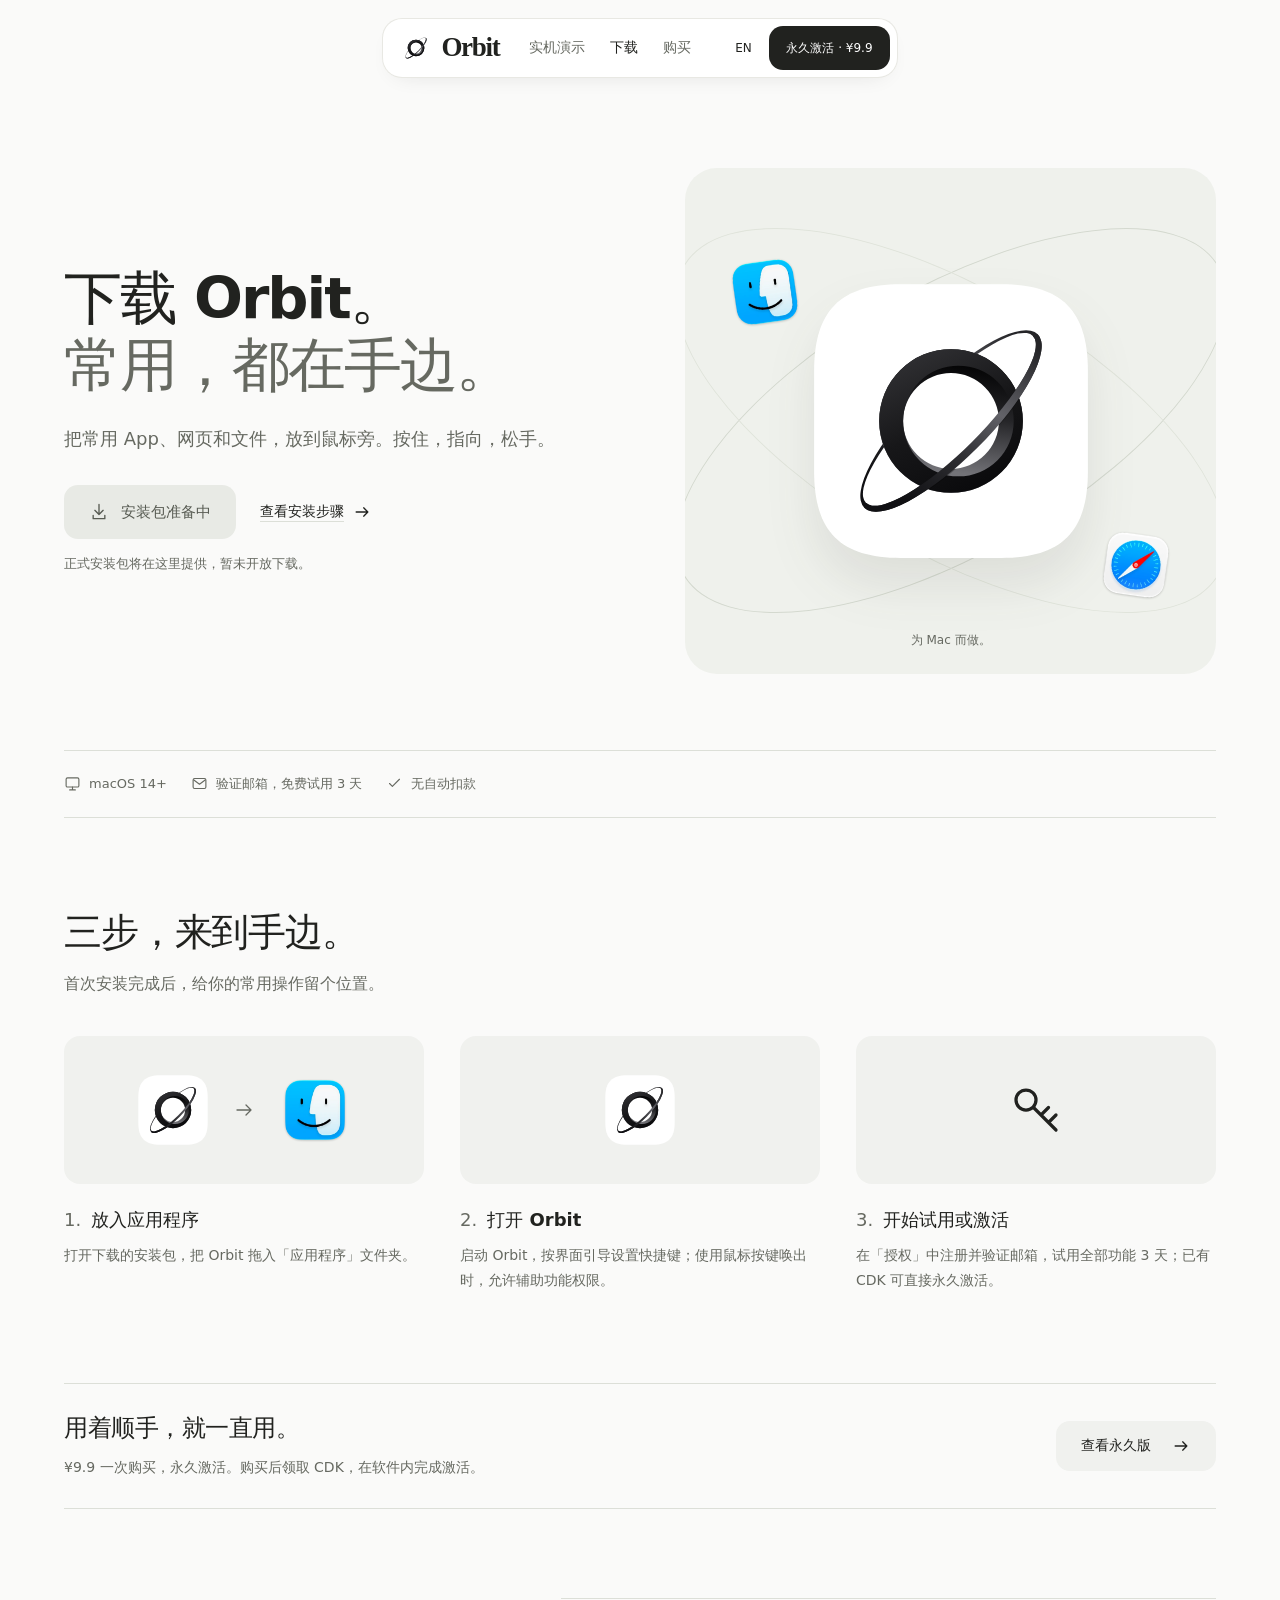
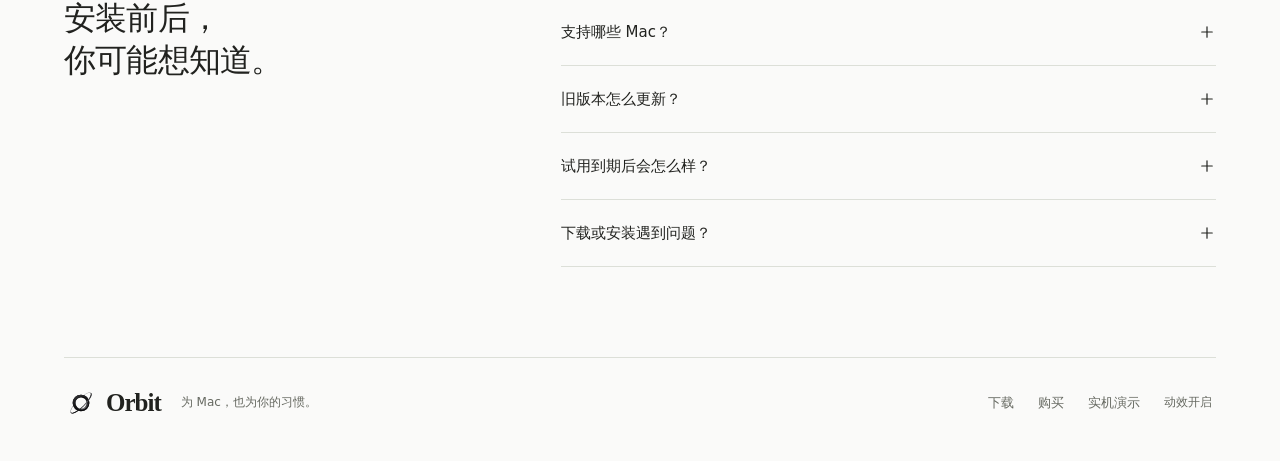
<file: download.html>
<!doctype html>
<html lang="zh-CN" data-lang="zh" data-motion="on">
<head>
<meta charset="utf-8"><meta name="viewport" content="width=device-width, initial-scale=1">
<title>下载 Orbit · 让常用的一切都在手边</title><meta name="description" content="下载 Orbit，适用于 macOS 14 及更新版本。查看安装指南、免费试用与更新方式。">
<link rel="canonical" href="https://mh-yan.github.io/orbit-site/download.html">
<meta property="og:type" content="website"><meta property="og:title" content="下载 Orbit · 让常用的一切都在手边"><meta property="og:description" content="下载 Orbit，适用于 macOS 14 及更新版本。查看安装指南、免费试用与更新方式。"><meta property="og:url" content="https://mh-yan.github.io/orbit-site/download.html"><meta property="og:image" content="https://mh-yan.github.io/orbit-site/images/icon.png">
<meta name="theme-color" content="#fafaf9"><link rel="icon" type="image/svg+xml" href="images/orbit-app-icon.svg"><link rel="apple-touch-icon" href="images/icon.png">
<script>document.documentElement.classList.add('js');try{var p=JSON.parse(localStorage.getItem('orbit-site-preferences-v3')||'{}');document.documentElement.dataset.lang=p.lang==='en'?'en':'zh';document.documentElement.dataset.motion=p.motion===false?'off':'on';}catch(e){}if(matchMedia('(prefers-reduced-motion:reduce)').matches||(navigator.connection&&navigator.connection.saveData))document.documentElement.dataset.motion='off';</script>
<link rel="stylesheet" href="assets/site.css?v=41"><link rel="stylesheet" href="assets/store.css?v=41">
<script src="assets/store.js?v=41" defer></script><script src="assets/navigation.js?v=41" defer></script>
</head><body class="store-page" data-store="download" data-title-zh="下载 Orbit · 让常用的一切都在手边" data-title-en="Download Orbit · Your everyday, within reach">
<a class="skip-link" href="#main"><span data-zh>跳到正文</span><span data-en>Skip to content</span></a><header class="site-header" data-raised="true"><div class="nav-inner"><a class="brand" href="index.html" aria-label="Orbit"><img src="images/orbit-mark.svg" width="36" height="36" alt=""><span>Orbit</span></a><nav id="site-navigation" aria-label="主导航" data-label-zh="主导航" data-label-en="Main navigation"><a href="index.html#cinema"><span data-zh>实机演示</span><span data-en>In action</span></a><a href="download.html" aria-current="page"><span data-zh>下载</span><span data-en>Download</span></a><a href="buy.html" ><span data-zh>购买</span><span data-en>Buy</span></a></nav><div class="nav-actions"><button id="language-toggle" class="plain-control" type="button" aria-label="Switch to English">EN</button><a href="buy.html" class="release-link"><span data-zh>永久激活 · ¥9.9</span><span data-en>Lifetime · ¥9.9</span></a><button id="menu-toggle" class="menu-toggle" type="button" aria-controls="site-navigation" aria-expanded="false" aria-label="打开导航"><span aria-hidden="true"></span></button></div></div></header>
<main id="main" class="store-main shell" tabindex="-1">
<section class="store-hero" aria-labelledby="download-title">
<div class="store-copy store-entry"><h1 id="download-title"><span data-zh>下载 Orbit。<em>常用，都在手边。</em></span><span data-en>Download Orbit.<em>Make yourself at home.</em></span></h1><p class="store-lead"><span data-zh>把常用 App、网页和文件，放到鼠标旁。按住，指向，松手。</span><span data-en>Keep your apps, websites and files by your cursor. Hold, aim, release.</span></p>
<div class="store-actions"><a class="button button-ink" id="download-link" hidden><svg class="" viewBox="0 0 24 24" fill="none" stroke="currentColor" stroke-width="1.6" stroke-linecap="round" stroke-linejoin="round" aria-hidden="true"><path d="M12 3v12m-5-5 5 5 5-5M5 16v4h14v-4"/></svg><span data-zh>下载 Mac 版</span><span data-en>Download for Mac</span></a><button class="button store-disabled" id="download-pending" disabled aria-describedby="download-status"><svg class="" viewBox="0 0 24 24" fill="none" stroke="currentColor" stroke-width="1.6" stroke-linecap="round" stroke-linejoin="round" aria-hidden="true"><path d="M12 3v12m-5-5 5 5 5-5M5 16v4h14v-4"/></svg><span data-zh>安装包准备中</span><span data-en>Download coming soon</span></button><a href="#install" class="store-text-link"><span data-zh>查看安装步骤</span><span data-en>Installation guide</span><svg class="step-arrow" viewBox="0 0 24 24" fill="none" stroke="currentColor" stroke-width="1.6" stroke-linecap="round" stroke-linejoin="round" aria-hidden="true"><path d="M5 12h14m-5-5 5 5-5 5"/></svg></a></div>
<p class="store-note" id="download-status"><span data-zh>正式安装包将在这里提供，暂未开放下载。</span><span data-en>The release package will be available here. Downloads are not open yet.</span></p>
<p class="store-note release-meta" id="release-meta" hidden></p><details class="release-hash" id="release-hash" hidden><summary><span data-zh>安装包校验值</span><span data-en>Package checksum</span> · SHA-256</summary><code id="release-sha"></code></details>
</div>
<div class="store-art store-entry-art" aria-hidden="true"><img class="store-app" src="images/orbit-app-icon.svg" width="512" height="512" alt="" fetchpriority="high"><img class="store-satellite store-satellite-one" src="assets/hero-icons/finder-256.webp" width="256" height="256" alt=""><img class="store-satellite store-satellite-two" src="assets/hero-icons/safari-256.webp" width="256" height="256" alt=""><span class="store-art-caption"><span data-zh>为 Mac 而做。</span><span data-en>Made for your Mac.</span></span></div>
</section>
<div class="store-facts"><span><svg class="" viewBox="0 0 24 24" fill="none" stroke="currentColor" stroke-width="1.6" stroke-linecap="round" stroke-linejoin="round" aria-hidden="true"><rect x="3" y="4" width="18" height="13" rx="2"/><path d="M8 21h8m-4-4v4"/></svg>macOS 14+</span><span><svg class="" viewBox="0 0 24 24" fill="none" stroke="currentColor" stroke-width="1.6" stroke-linecap="round" stroke-linejoin="round" aria-hidden="true"><rect x="3" y="5" width="18" height="14" rx="2"/><path d="m4 7 8 6 8-6"/></svg><span data-zh>验证邮箱，免费试用 3 天</span><span data-en>Verify your email. Try everything for 3 days.</span></span><span><svg class="" viewBox="0 0 24 24" fill="none" stroke="currentColor" stroke-width="1.6" stroke-linecap="round" stroke-linejoin="round" aria-hidden="true"><path d="m5 12 4 4L19 6"/></svg><span data-zh>无自动扣款</span><span data-en>No automatic billing</span></span></div>
<section class="store-section" id="install" aria-labelledby="install-title"><h2 id="install-title"><span data-zh>三步，来到手边。</span><span data-en>Three steps. Within reach.</span></h2><p class="store-section-lead"><span data-zh>首次安装完成后，给你的常用操作留个位置。</span><span data-en>Install Orbit, then give your everyday actions a place of their own.</span></p><ol class="install-steps">
<li><div class="install-visual" aria-hidden="true"><img src="images/orbit-app-icon.svg" width="128" height="128" alt=""><svg class="step-arrow" viewBox="0 0 24 24" fill="none" stroke="currentColor" stroke-width="1.6" stroke-linecap="round" stroke-linejoin="round" aria-hidden="true"><path d="M5 12h14m-5-5 5 5-5 5"/></svg><img src="assets/hero-icons/finder-256.webp" width="128" height="128" alt=""></div><h3><span data-zh>放入应用程序</span><span data-en>Add to Applications</span></h3><p><span data-zh>打开下载的安装包，把 Orbit 拖入「应用程序」文件夹。</span><span data-en>Open the download, then drag Orbit into your Applications folder.</span></p></li>
<li><div class="install-visual" aria-hidden="true"><img src="images/orbit-app-icon.svg" width="128" height="128" alt=""></div><h3><span data-zh>打开 Orbit</span><span data-en>Open Orbit</span></h3><p><span data-zh>启动 Orbit，按界面引导设置快捷键；使用鼠标按键唤出时，允许辅助功能权限。</span><span data-en>Launch Orbit and choose a shortcut. Allow Accessibility access if you use a mouse button to open the wheel.</span></p></li>
<li><div class="install-visual" aria-hidden="true"><svg class="" viewBox="0 0 24 24" fill="none" stroke="currentColor" stroke-width="1.6" stroke-linecap="round" stroke-linejoin="round" aria-hidden="true"><circle cx="8" cy="8" r="4"/><path d="m11 11 9 9m-3-3 3-3m-6 0 3-3"/></svg></div><h3><span data-zh>开始试用或激活</span><span data-en>Try it or activate it</span></h3><p><span data-zh>在「授权」中注册并验证邮箱，试用全部功能 3 天；已有 CDK 可直接永久激活。</span><span data-en>Register and verify your email in License to try every feature for 3 days, or activate with your CDK.</span></p></li>
</ol></section>
<section class="store-bridge"><div><h2><span data-zh>用着顺手，就一直用。</span><span data-en>Feels right? Make it yours.</span></h2><p><span data-zh>¥9.9 一次购买，永久激活。购买后领取 CDK，在软件内完成激活。</span><span data-en>¥9.9 once, for lifetime activation. Receive a CDK after purchase and activate inside Orbit.</span></p></div><a class="button" href="buy.html"><span data-zh>查看永久版</span><span data-en>Explore lifetime activation</span><svg class="step-arrow" viewBox="0 0 24 24" fill="none" stroke="currentColor" stroke-width="1.6" stroke-linecap="round" stroke-linejoin="round" aria-hidden="true"><path d="M5 12h14m-5-5 5 5-5 5"/></svg></a></section>
<section class="store-help" aria-labelledby="download-help"><h2 id="download-help"><span data-zh>安装前后，<br>你可能想知道。</span><span data-en>A little help<br>getting started.</span></h2><div>
<details><summary><span data-zh>支持哪些 Mac？</span><span data-en>Which Macs are supported?</span><svg class="" viewBox="0 0 24 24" fill="none" stroke="currentColor" stroke-width="1.6" stroke-linecap="round" stroke-linejoin="round" aria-hidden="true"><path d="M12 5v14M5 12h14"/></svg></summary><p><span data-zh>Orbit 需要 macOS 14 或更新版本。正式安装包开放后，这一页会明确标注支持 Apple 芯片、Intel，或两者通用。</span><span data-en>Orbit requires macOS 14 or later. Each published package will explicitly list Apple silicon, Intel, or Universal support.</span></p></details>
<details><summary><span data-zh>旧版本怎么更新？</span><span data-en>How do I update?</span><svg class="" viewBox="0 0 24 24" fill="none" stroke="currentColor" stroke-width="1.6" stroke-linecap="round" stroke-linejoin="round" aria-hidden="true"><path d="M12 5v14M5 12h14"/></svg></summary><p><span data-zh>在 Orbit 的「关于」中点击「检查更新」。下载后退出 Orbit，把新版拖入「应用程序」替换旧版。配置与授权独立保存，替换 App 不会清除它们。</span><span data-en>Choose Check for Updates in Orbit’s About settings. Quit Orbit, then replace the old app in Applications. Your configuration and license are stored separately.</span></p></details>
<details><summary><span data-zh>试用到期后会怎么样？</span><span data-en>What happens after the trial?</span><svg class="" viewBox="0 0 24 24" fill="none" stroke="currentColor" stroke-width="1.6" stroke-linecap="round" stroke-linejoin="round" aria-hidden="true"><path d="M12 5v14M5 12h14"/></svg></summary><p><span data-zh>基础轮盘仍可使用。子轮盘、多主轮盘和脚本等授权功能，需要使用 CDK 永久激活后继续使用；不会自动扣款。</span><span data-en>Core wheel features remain available. Sub-wheels, multiple wheels and scripts require lifetime activation after the trial. There is no automatic billing.</span></p></details>
<details><summary><span data-zh>下载或安装遇到问题？</span><span data-en>Having trouble installing?</span><svg class="" viewBox="0 0 24 24" fill="none" stroke="currentColor" stroke-width="1.6" stroke-linecap="round" stroke-linejoin="round" aria-hidden="true"><path d="M12 5v14M5 12h14"/></svg></summary><p><span data-zh>请核对 macOS 版本与安装包的芯片架构，并只使用本页提供的正式安装包。若系统提示安装包损坏，请重新下载；仍有问题时，请通过购买页公布的联系方式联系开发者。</span><span data-en>Check your macOS version and the package architecture, and use the official package linked here. If macOS reports a damaged package, download it again. For further help, use the developer contact published on the purchase page.</span></p></details>
</div></section></main>
<footer class="site-footer shell"><a class="footer-brand" href="index.html"><img src="images/orbit-mark.svg" width="36" height="36" alt=""><span>Orbit</span></a><span class="footer-note"><span data-zh>为 Mac，也为你的习惯。</span><span data-en>For your Mac. For your way of working.</span></span><div class="store-footer-links"><a href="download.html"><span data-zh>下载</span><span data-en>Download</span></a><a href="buy.html"><span data-zh>购买</span><span data-en>Buy</span></a><a href="index.html#cinema"><span data-zh>实机演示</span><span data-en>In action</span></a></div><button id="motion-toggle" type="button" class="text-button" aria-pressed="true"><span id="motion-label"><span data-zh>动效开启</span><span data-en>Motion on</span></span></button></footer>
</body></html>
</file>
<file: assets/site.css>
/* Orbit. A quiet canvas, native product evidence, and one orbital signature. */
:root {
 color-scheme:light; --page:#fafaf9; --ink:#21221f; --muted:#666961;
 --line:#dcdfd8; --soft:#f0f1ee; --paper:#fff;
 --gutter:clamp(20px,5vw,72px); --header-height:80px;
 --section-space:clamp(56px,6vw,88px); --radius:28px;
 --ease:cubic-bezier(.22,1,.36,1);
 --display:"Iowan Old Style","Palatino Linotype",Georgia,serif;
 font-family:-apple-system,BlinkMacSystemFont,"SF Pro Display","PingFang SC",system-ui,sans-serif;
 font-synthesis:none; font-optical-sizing:auto; scroll-behavior:smooth; scroll-padding-top:100px;
}
* {box-sizing:border-box}
body {margin:0;background:var(--page);color:var(--ink);-webkit-font-smoothing:antialiased}
button,input {font:inherit}
button,a,input {-webkit-tap-highlight-color:transparent;touch-action:manipulation}
button {color:inherit;cursor:pointer;border:0} button:disabled {cursor:default}
a {color:inherit;text-decoration:none}
img,video {display:block;max-width:100%} img {height:auto}
figure,p,h1,h2,h3,dl,dd,ol {margin:0}
h1,h2,h3 {text-wrap:balance}
button:focus-visible,a:focus-visible,input:focus-visible,summary:focus-visible,[tabindex]:focus-visible {outline:2px solid var(--ink);outline-offset:5px}
::selection {background:#dfe3d9;color:#21221f}
/* Anchor destinations remain focusable without outlining an entire section. */
:is(main,section)[tabindex="-1"]:focus {outline:none}
[hidden] {display:none!important}
html[data-lang="zh"] [data-en],html[data-lang="en"] [data-zh] {display:none!important}
.shell {width:100%;max-width:1328px;margin-inline:auto;padding-inline:var(--gutter)}
.sr-only {position:absolute;width:1px;height:1px;overflow:hidden;clip:rect(0,0,0,0);white-space:nowrap}
.skip-link {position:fixed;top:-100px;left:24px;z-index:99;padding:14px 20px;border-radius:12px;background:var(--ink);color:#fff}
.skip-link:focus {top:16px}
.site-header {position:fixed;inset:18px 20px auto;z-index:40;pointer-events:none}
#nav-reveal-point {position:absolute;top:160px;left:0;width:1px;height:1px;pointer-events:none}
.js .site-header {opacity:0;transform:translateY(-12px)}
.js .site-header .nav-inner {pointer-events:none}
.js .site-header[data-raised="true"],.js .site-header:has(:focus-visible),.js .site-header[data-menu-open="true"] {opacity:1;transform:none}
.js .site-header[data-raised="true"] .nav-inner,.js .site-header:has(:focus-visible) .nav-inner,.js .site-header[data-menu-open="true"] .nav-inner {pointer-events:auto}
.nav-inner {display:flex;align-items:center;justify-content:space-between;gap:30px;width:max-content;max-width:100%;min-height:60px;margin:auto;padding:6px 7px 6px 16px;border:1px solid #dedfd8b3;border-radius:20px;background:#fffffffa;box-shadow:0 8px 24px -16px #21221f30;pointer-events:auto}
.brand,.footer-brand {display:flex;align-items:center;gap:8px;flex-shrink:0;min-height:44px}
.brand span {font:600 27px/.95 var(--display);letter-spacing:-1.3px}
.brand img,.footer-brand img {width:34px;height:34px}
.site-header nav {display:flex;align-items:center;gap:24px;font-size:14px;color:var(--muted)}
.site-header nav a {display:flex;align-items:center;min-height:44px;white-space:nowrap}
.nav-actions {display:flex;align-items:center;gap:4px}
.plain-control {width:44px;height:44px;font-size:12px;background:transparent;border-radius:12px}
.release-link {display:inline-flex;align-items:center;gap:14px;min-height:44px;padding:0 17px;border-radius:14px;background:var(--ink);color:#fff;font-size:12px;font-weight:500;white-space:nowrap}
.menu-toggle,.site-header .mobile-release {display:none}
.section {padding-block:88px}
.button {display:inline-flex;justify-content:center;align-items:center;gap:20px;min-height:50px;padding:13px 25px;border-radius:14px;font-size:14px;font-weight:500;line-height:1.4;white-space:nowrap}
.button-ink {background:var(--ink);color:#fff}
.text-button {display:inline-flex;align-items:center;justify-content:center;gap:9px;min-height:44px;padding:8px 4px;background:transparent;font-size:12px;white-space:nowrap}
/* The hero is a brand introduction. Real recordings begin in the next section. */
.hero {position:relative;text-align:center}
.hero-stage {position:relative;isolation:isolate}
.hero-intro {position:relative;height:86svh;min-height:660px;max-height:820px}
.hero-scenery {position:absolute;inset:0;height:100%;overflow:clip;pointer-events:none;z-index:-1}
.hero-horizon {position:absolute;top:78%;left:-25%;width:150%;height:calc(22% + 64px);overflow:clip;contain:paint;transform-origin:50% 0}
.horizon-surface {width:100%;height:clamp(960px,86vw,1440px);border-radius:50% 50% 0 0 / 38% 38% 0 0;background:linear-gradient(180deg,#f0f1ee, #fafaf9 min(14svh,144px));border-top:1px solid #d9ddd4;box-shadow:inset 0 2px 3px #fff}
.hero-copy {position:absolute;top:clamp(218px,32svh,296px);left:0;width:100%;padding-inline:24px;z-index:1}
.intro-orbit {--orbit-width:min(1120px,calc(100vw - 64px));--orbit-height:min(32svh,300px);position:absolute;top:min(6svh,56px);left:50%;width:var(--orbit-width);height:min(36svh,338px);transform:translateX(-50%);pointer-events:none}
.intro-app {--slot-x:var(--x);--slot-y:var(--y);position:absolute;top:50%;left:50%;width:clamp(110px,10.4vw,148px);aspect-ratio:1;transform:translate(-50%,-50%) translate(calc(var(--orbit-width) * var(--slot-x)),calc(var(--orbit-height) * var(--slot-y))) rotate(var(--turn))}
.intro-app-middle {width:clamp(88px,8.3vw,116px)} .intro-app-small {width:clamp(74px,6.8vw,96px)}
.intro-app>span {display:grid;place-items:center;width:100%;height:100%;border-radius:50%;background:linear-gradient(145deg,#fff,#f2f3ef);box-shadow:0 12px 22px -18px #30342640,inset 0 1px 1px #fff;border:1px solid #e5e7e0}
.intro-app img {width:66%;height:66%;object-fit:contain}
.hero .wordmark {font:600 clamp(148px,15.4vw,218px)/.96 var(--display);letter-spacing:-.065em;padding-right:.05em}
.wordmark-art {display:inline-flex;align-items:baseline;white-space:nowrap}
.wordmark-o,.wordmark-tail {display:inline-block;transform-origin:50% 65%}
.wordmark-o {position:relative}
.wordmark-o-glyph {display:inline-block;position:relative}
.wordmark-o-metric {visibility:hidden}
.wordmark-o-logo {position:absolute;left:50%;top:50%;width:1.46em;height:1.46em;max-width:none;object-fit:contain;transform:translate(-50%,-50%);pointer-events:none}
.wordmark-tail-frame {display:inline-flex;align-items:baseline;overflow:clip;overflow-clip-margin:6px}
.hero-description {margin-top:24px;font-size:26px;line-height:1.45;letter-spacing:-.035em}
.hero-definition {margin-top:10px;font-size:14px;line-height:1.6;color:var(--muted)}
.hero-actions {display:flex;justify-content:center;margin-top:24px}
.hero-explore-link {display:inline-flex;align-items:center;gap:12px;min-height:56px;padding:8px 23px 8px 8px;border:1px solid #d8dcd2;border-radius:999px;background:#fff;color:var(--ink);font-size:15px;font-weight:500;line-height:1.4;white-space:nowrap;box-shadow:0 3px 8px -5px #20211f30}
.hero-link-icon {display:flex;align-items:center;justify-content:center;flex:0 0 38px;width:38px;height:38px;border-radius:50%;background:var(--soft)}
.hero-link-icon img {flex-shrink:0;width:40px;height:40px;max-width:none;object-fit:contain}
.platform-note {display:none}
.product-journey {position:relative}
/* One cinema, six complete actions. Chapters and prose stay outside the footage. */
.cinema-section {padding-top:36px;padding-bottom:var(--section-space)}
.section-heading {display:flex;align-items:flex-end;justify-content:space-between;gap:32px;max-width:none;margin:0 0 32px;text-align:left}
.section-heading h2 {font-size:clamp(32px,3.2vw,44px);font-weight:600;line-height:1.25;letter-spacing:-.035em}
.section-description {flex:0 1 300px;max-width:22em;color:var(--muted);font-size:14px;line-height:1.8;text-wrap:pretty}
.cinema-layout {display:grid;grid-template-columns:minmax(0,3fr) minmax(230px,1fr);gap:20px 40px;align-items:center}
.chapter-list {position:relative;grid-column:1/-1;grid-row:1;display:flex;justify-content:center;gap:4px;padding:5px;border-radius:18px;background:var(--soft);overflow-x:auto;scrollbar-width:none}
.chapter-list::-webkit-scrollbar {display:none}
.chapter {display:flex;align-items:center;justify-content:center;gap:9px;flex:1 0 auto;min-height:50px;padding:10px 16px;border-radius:12px;color:var(--muted);background:transparent;text-align:center;font-size:14px;line-height:1.4;white-space:nowrap}
.chapter svg {width:20px;height:20px;flex-shrink:0;opacity:.72}
.chapter.is-active {color:var(--ink);background:#fff;box-shadow:0 2px 5px #20221d0a}
.chapter.is-active svg {opacity:1}
.chapter-indicator {display:none;position:absolute;top:5px;bottom:5px;left:0;width:100px;border-radius:12px;background:#fff;box-shadow:0 2px 5px #20221d0a;transform-origin:0 50%;pointer-events:none}
.chapter-list[data-indicator="ready"] .chapter-indicator {display:block}
.chapter-list[data-indicator="ready"] .chapter {position:relative;z-index:1}
.chapter-list[data-indicator="ready"] .chapter.is-active {background:transparent;box-shadow:none}
.chapter-list[data-tab-motion="instant"] .chapter-indicator {transition:none}
.cinema-player {grid-column:1;grid-row:2;width:100%;min-width:0}
.cinema-stage {position:relative;aspect-ratio:4/3;width:100%;overflow:hidden;isolation:isolate;contain:paint;background:#fff;border:1px solid #e3e5de;border-radius:var(--radius);box-shadow:0 16px 40px -34px #20221d25}
.scene {position:absolute;inset:0;opacity:0;pointer-events:none;outline-offset:-5px!important}
.scene.is-visible {z-index:1;opacity:1;pointer-events:auto}
.scene video,.scene>.film-fallback {width:100%;height:100%;object-fit:contain}
.scene>.film-fallback {position:absolute;inset:0;z-index:1;pointer-events:none;background:#fff}
.scene.is-exiting[hidden] {display:block!important;z-index:3;opacity:1;pointer-events:none}
.scene .film-error {position:absolute;inset:auto 16px 8px;z-index:2}
.film-error {padding:12px 18px;border-radius:12px;color:var(--ink);background:var(--soft);font-size:13px;line-height:1.7}
.stage-caption {display:flex;align-items:center;gap:10px;min-height:48px;margin-top:10px;color:var(--muted);font-size:12px;line-height:1.6}
#scene-caption {flex:1}
.transport-button {display:grid;place-items:center;flex:0 0 44px;width:44px;height:44px;border-radius:50%;background:var(--soft);font-size:19px}
.stage-caption .text-button {flex-shrink:0}
#transport-icon {position:relative;display:block;width:16px;height:18px;font-size:0}
#transport-icon::before {content:"";position:absolute;top:3px;left:4px;border-top:6px solid transparent;border-bottom:6px solid transparent;border-left:9px solid currentColor}
.transport-button[aria-pressed="true"] #transport-icon::before {top:3px;left:3px;width:3px;height:12px;border:0;border-radius:1px;background:currentColor;box-shadow:7px 0 currentColor}
.scene-story {grid-column:2;grid-row:2;min-width:0;padding-bottom:46px;padding-right:8px}
#scene-meta {display:block;width:fit-content;padding:5px 10px;border-radius:7px;background:var(--soft);color:var(--muted);font-size:12px;line-height:1.6}
#scene-headline {margin-top:18px;font-size:clamp(27px,2.4vw,34px);font-weight:600;line-height:1.32;letter-spacing:-.04em}
#scene-description {margin-top:16px;color:var(--muted);font-size:14px;line-height:1.85;text-wrap:pretty}
.footage-note {margin-top:12px;color:var(--muted);font-size:12px;line-height:1.6;text-align:left}
.no-script {margin-top:24px;font-size:14px;line-height:2}.no-script a {text-decoration:underline}
.gesture-stage { position: relative; display: grid; justify-items: center; padding-bottom: 54px; isolation: isolate; }
.gesture-orbit { position: relative; width: min(100%, 520px); aspect-ratio: 1; pointer-events: none; }
.gesture-node, .gesture-centre, .gesture-pointer { position: absolute; top: 50%; left: 50%; }
.gesture-node { width: 20%; aspect-ratio: 1; transform: translate(-50%, -50%) translate(var(--x), var(--y)); }
.gesture-face { display: grid; place-items: center; width: 100%; height: 100%; border-radius: 50%; background: #f3f3f3; }
.gesture-face img { width: 64%; height: 64%; object-fit: contain; }
.gesture-centre { width: 13.3%; aspect-ratio: 1; border-radius: 50%; background: #f3f3f3; transform: translate(-50%, -50%); }
.gesture-app-name { position: absolute; top: calc(100% + 8px); left: 50%; color: var(--ink); font-size: 13px; font-weight: 500; white-space: nowrap; opacity: 0; transform: translateX(-50%); }
.gesture-pointer { z-index: 2; width: 20%; height: 20%; transform: translate(-50%, -50%); }
.gesture-pointer svg { position: absolute; top: 50%; left: 50%; width: 27%; height: auto; overflow: visible; transform: translate(-14%, -6%); filter: drop-shadow(0 1px 1px rgb(0 0 0 / .14)); }
.gesture-keycap { position: absolute; bottom: 12px; display: inline-flex; align-items: center; gap: 14px; padding: 8px 12px; border: 1px solid #e7e7e7; border-radius: 8px; color: var(--muted); background: #fafafa; box-shadow: 0 3px 0 #e7e7e7; font-size: 11px; line-height: 1.4; }
.gesture-keycap svg { width: 13px; height: 13px; opacity: .45; }
.gesture-choice { position: absolute; inset: 0; display: flex; flex-direction: column; align-items: center; justify-content: center; opacity: 0; transform: translateY(8px); }
.gesture-choice img { width: 22%; height: auto; margin-bottom: 16px; }
.gesture-choice > span { font-size: 23px; font-weight: 500; letter-spacing: -.035em; }
.gesture-choice small { margin-top: 8px; color: var(--muted); font-size: 12px; }
.gesture-caption { margin-top: 20px; text-align: center; }
.gesture-controls { display: flex; justify-content: center; align-items: center; gap: 20px; }
.gesture-step-controls { display: flex; gap: 8px; }
.gesture-step { position: relative; display: inline-flex; justify-content: center; align-items: center; gap: 9px; min-height: 44px; padding: 8px 13px 13px; border-radius: 8px; color: var(--muted); background: transparent; font-size: 14px; white-space: nowrap; }
.gesture-step-number { color: #929292; font-size: 10px; font-variant-numeric: tabular-nums; }
.gesture-step::after { position: absolute; bottom: 3px; left: 50%; width: 17px; height: 2px; border-radius: 2px; background: var(--ink); content: ""; opacity: 0; transform: translateX(-50%); }
.gesture-step[aria-pressed="true"] { color: var(--ink); }
.gesture-step[aria-pressed="true"]::after { opacity: 1; }
.gesture-step:active { background: #ededed; }
.gesture-toggle { display: grid; place-items: center; flex-shrink: 0; width: 44px; height: 44px; padding: 3px; border-radius: 50%; background: var(--soft); background-clip: content-box; }
.gesture-toggle:not(:disabled):active { background-color: #dedede; }
.gesture-toggle svg { grid-area: 1 / 1; width: 18px; height: 18px; }
.gesture-pause-mark, .gesture-toggle[aria-pressed="true"] .gesture-play-mark { display: none; }
.gesture-toggle[aria-pressed="true"] .gesture-pause-mark { display: block; }
.gesture-toggle:disabled { opacity: .38; }
.gesture-note { margin-top: 15px; color: var(--muted); font-size: 11px; line-height: 1.6; }
.gesture-section[data-phase="hold"] .gesture-keycap, .gesture-section[data-phase="aim"] .gesture-keycap { color: var(--ink); box-shadow: 0 1px 0 #e7e7e7; transform: translateY(2px); }
.gesture-centre::before { content: ""; position: absolute; inset: 20%; width: 60%; height: 60%; background: url("../images/orbit-mark.svg") center / contain no-repeat; }
.gesture-section[data-phase="hold"] .gesture-keycap svg, .gesture-section[data-phase="aim"] .gesture-keycap svg { opacity: 1; }
.gesture-section[data-phase="aim"] .gesture-target .gesture-face { background: #000; }
.gesture-section[data-phase="aim"] .gesture-app-name { opacity: 1; }
.gesture-section[data-phase="aim"] .gesture-pointer, .gesture-section[data-phase="release"] .gesture-pointer { transform: translate(-50%, -50%) translate(150%, -95%); }
.gesture-section[data-phase="release"] .gesture-node, .gesture-section[data-phase="rest"] .gesture-node { opacity: 0; transform: translate(-50%, -50%); }
.gesture-section[data-phase="release"] .gesture-centre, .gesture-section[data-phase="release"] .gesture-pointer { opacity: 0; }
.gesture-section[data-phase="release"] .gesture-choice { opacity: 1; transform: translateY(0); }
.gesture-section[data-animate="on"] .gesture-node { transition: transform 260ms var(--ease), opacity 160ms ease; }
.gesture-section[data-animate="on"] .gesture-face { transition: background-color 110ms ease; }
.gesture-section[data-animate="on"] .gesture-pointer { transition: transform 430ms cubic-bezier(.16, 1, .3, 1), opacity 120ms ease; }
.gesture-section[data-animate="on"] .gesture-centre, .gesture-section[data-animate="on"] .gesture-app-name { transition: opacity 140ms ease; }
.gesture-section[data-animate="on"] .gesture-choice { transition: opacity 200ms ease, transform 240ms var(--ease); }
.gesture-section[data-animate="on"] .gesture-keycap { transition: transform 100ms ease, box-shadow 100ms ease, color 100ms ease; }
.gesture-section[data-animate="on"][data-phase="aim"] .gesture-target .gesture-face, .gesture-section[data-animate="on"][data-phase="aim"] .gesture-app-name { transition-delay: 160ms; }
.gesture-section[data-animate="on"][data-phase="release"] .gesture-choice { transition-delay: 140ms; }
html:not(.js) .gesture-controls { display: none; }
@media (hover: hover) and (pointer: fine) {
  .gesture-step:hover, .gesture-toggle:not(:disabled):hover { background: #ededed; }
}


/* A compact, useful ending. */
.site-footer {position:relative;display:flex;flex-wrap:wrap;align-items:center;gap:20px;padding-block:24px 36px}
.site-footer::before {content:"";position:absolute;top:0;left:var(--gutter);right:var(--gutter);height:1px;background:var(--line)}
.footer-brand {font:600 25px/1 var(--display);letter-spacing:-.04em}
.footer-note {margin-right:auto;color:var(--muted);font-size:12px;line-height:1.6}
.site-footer .text-button {color:var(--muted);font-size:12px}
.site-footer a[aria-label="回到顶部"],.site-footer a[data-label-en="Back to top"] {width:44px;height:44px;padding:0;border-radius:50%;background:var(--soft);font-size:18px}
html:not(.js) .chapter-list,html:not(.js) #cinema-play,html:not(.js) #motion-toggle,html:not(.js) #language-toggle,html:not(.js) #menu-toggle {display:none}
html:not(.js) .scene:first-child {opacity:1}
@media(hover:hover) and (pointer:fine) {
 .site-header nav a:hover,.text-button:hover,.chapter:hover {color:var(--ink)}
 .hero-explore-link:hover {border-color:#b9c0b0;transform:translateY(-2px)}
 .plain-control:hover,.transport-button:hover {background:#e7eae2}
 .button-ink:hover,.release-link:hover {background:#383a34}
 .gesture-step:hover,.gesture-toggle:not(:disabled):hover {background:#e6e9e1}
}
@media(max-width:1050px) {
 .nav-inner {gap:20px}.site-header nav {gap:18px}
 .cinema-layout {grid-template-columns:minmax(0,2.7fr) minmax(210px,1fr);gap:24px}
 .section-heading {gap:28px}.section-description {flex-basis:250px}
 .chapter {font-size:13px;padding-inline:12px;gap:7px}
 #scene-description {font-size:14px}.cinema-stage {border-radius:20px}
}
@media(max-width:800px) {
 .cinema-layout {grid-template-columns:1fr;gap:22px}
 .section-heading {display:block}.section-description {max-width:40em;margin-top:14px}
 .chapter-list {justify-content:flex-start;grid-column:1;grid-row:1}
 .chapter {flex:0 0 auto;min-height:46px;font-size:13px;padding:10px 15px}
 .cinema-player {grid-column:1;grid-row:2}
 .cinema-stage {max-height:none}
 .scene-story {grid-column:1;grid-row:3;display:grid;grid-template-columns:1fr 1.2fr;gap:28px;padding:0;min-height:118px}
 #scene-headline {font-size:28px;margin-top:8px}#scene-description {margin-top:0;font-size:14px}
 .footage-note {margin-top:4px}
 .intro-app {width:100px}.intro-app-middle {width:82px}.intro-app-small {width:66px}
}
@media(max-width:640px) {
 :root {--gutter:22px;--header-height:76px;scroll-padding-top:88px}
 .site-header {inset:12px 12px auto}
 .nav-inner {width:100%;min-height:54px;padding:4px 5px 4px 13px;border-radius:20px;flex-wrap:wrap;gap:0}
 .brand span {font-size:25px}.brand img,.footer-brand img {width:32px;height:32px}
 .nav-actions {margin-left:auto;gap:1px}.release-link {display:none}
 .menu-toggle {display:grid;place-items:center;width:44px;height:44px;background:transparent;border-radius:50%}
 .menu-toggle>span {position:relative;width:17px;height:17px}
 .menu-toggle>span:before,.menu-toggle>span:after {content:"";position:absolute;left:0;top:8px;width:17px;height:1.5px;background:currentColor;border-radius:1px}
 .menu-toggle>span:before {transform:translateY(-3px)}
 .menu-toggle>span:after {transform:translateY(3px)}
 .menu-toggle[aria-expanded="true"]>span:before {transform:rotate(45deg)}
 .menu-toggle[aria-expanded="true"]>span:after {transform:rotate(-45deg)}
 .site-header nav {display:none;position:absolute;top:calc(100% + 8px);left:0;right:0;padding:10px 20px 14px;border:1px solid #dedfd8;border-radius:18px;background:#fffffffa;box-shadow:0 12px 24px -16px #21221f30;font-size:15px;flex-direction:column;align-items:stretch;gap:0}
 .site-header[data-menu-open="true"] nav {display:flex}
 .site-header nav a {padding:10px 4px;min-height:48px;border-top:1px solid #e4e7df}
 .site-header .mobile-release {display:flex}
 html:not(.js) .site-header {position:relative;inset:auto;padding:12px}
 html:not(.js) .site-header nav {display:flex;position:static;order:3;flex-basis:100%;border:0;box-shadow:none}
 .hero-intro {height:88svh;min-height:660px;max-height:820px}
 .hero-copy {top:min(35svh,326px);padding-inline:20px}
 .intro-orbit {--orbit-width:calc(100vw - 40px);--orbit-height:min(24svh,224px);top:min(5svh,46px);height:min(33svh,307px)}
 .intro-app {--slot-x:var(--mx);--slot-y:var(--my);width:66px}.intro-app-middle {width:54px}.intro-app-small {width:46px}
 .hero .wordmark {font-size:clamp(110px,29vw,170px)}
 .hero-description {font-size:21px;margin-top:22px}
 .hero-definition {font-size:13px;margin-top:8px}
 .hero-actions {margin-top:22px}.hero-explore-link {font-size:13px}
 .hero-horizon {top:78%;left:-50%;width:200%}
 .cinema-section {padding-top:28px;padding-bottom:56px}
 .section-heading {margin-bottom:24px}.section-heading h2 {font-size:32px;line-height:1.3}
 .section-description {font-size:14px;margin-top:15px}
 .chapter-list {margin-inline:-4px;padding:5px;scroll-padding:10px}
 .chapter {font-size:12px;min-height:44px;padding:9px 12px;gap:7px}
 .chapter svg {width:18px;height:18px}
 .cinema-layout {gap:18px}.cinema-stage {border-radius:18px}
 .stage-caption {gap:8px;flex-wrap:wrap;margin-top:8px;font-size:12px}
 #scene-caption {min-width:135px}.stage-caption .text-button {font-size:12px}
 .scene-story {display:block;min-height:148px;padding:4px 0 0}
 #scene-headline {font-size:29px;margin-top:8px}#scene-description {font-size:14px;margin-top:12px;line-height:1.8}
 .section {padding-block:58px}
 .site-footer {display:grid;grid-template-columns:minmax(0,1fr) auto;gap:10px 16px;padding-block:20px 24px}
 .footer-brand {grid-column:1;grid-row:1}.footer-note {grid-column:1;grid-row:2;font-size:12px;margin:0}
 .site-footer #motion-toggle {grid-column:2;grid-row:1;justify-self:end;margin:0}
 .site-footer a[data-label-en="Back to top"] {grid-column:2;grid-row:2;justify-self:end}
 .footer-brand {font-size:24px}.site-footer .text-button {font-size:12px}
}
@media(max-width:360px) {
 :root {--gutter:18px}.hero .wordmark {font-size:104px}
 .intro-app {width:58px}.intro-app-middle {width:49px}.intro-app-small {width:42px}
 .hero-description {font-size:19px}.hero-definition {font-size:12px}
 .section-heading h2 {font-size:30px}.stage-caption {gap:5px}
}
/* Narrow split-screen views keep controls reachable without forcing page overflow. */
@media(max-width:319px) {
 .hero .wordmark {font-size:30vw}.hero-copy {padding-inline:14px}
 .hero-explore-link {gap:6px;padding-right:14px;font-size:12px}.hero-link-icon {flex-basis:32px;width:32px;height:32px}
 .brand {gap:6px}.brand span {font-size:22px}.brand img {width:28px;height:28px}
 .stage-caption {column-gap:4px}.stage-caption .text-button {margin-left:44px}
}
@media(max-height:600px) and (min-width:641px) {
 .hero-intro {min-height:610px}
 .hero-copy {top:180px}.hero .wordmark {font-size:116px}
 .intro-orbit {top:5px;height:180px;--orbit-height:180px}
 .intro-app {width:74px}.intro-app-middle {width:62px}.intro-app-small {width:50px}
 .hero-description {font-size:23px;margin-top:14px}.hero-actions {margin-top:18px}
 .hero-horizon {top:430px}
}
:root[data-motion="off"] {scroll-behavior:auto}
@media(prefers-reduced-motion:reduce) {html {scroll-behavior:auto}}
@media(prefers-reduced-transparency:reduce) {
 .nav-inner {background:#fff;backdrop-filter:none;-webkit-backdrop-filter:none;box-shadow:none}
 .intro-app>span,.cinema-stage {box-shadow:none}.gesture-pointer svg {filter:none}
}
@media(prefers-contrast:more) {
 :root {--muted:#41463c;--line:#8b9584}
 .nav-inner,.cinema-stage {border-color:var(--line)}
 .chapter.is-active {outline:2px solid var(--ink);outline-offset:-3px}
 .gesture-face,.gesture-centre {outline:1px solid var(--muted)}
}
@media(forced-colors:active) {
 button,a,input,.chapter {forced-color-adjust:auto}
 .chapter.is-active {outline:2px solid Highlight;outline-offset:-3px}
 .button,.nav-inner {border:1px solid ButtonText}
 .gesture-face,.gesture-centre {background:Canvas;outline:1px solid CanvasText}
 .gesture-section[data-phase="aim"] .gesture-target .gesture-face {background:Highlight}
 .gesture-step[aria-pressed="true"] {outline:2px solid Highlight}
 .gesture-toggle {border:1px solid ButtonText}
}

@media(max-width:800px) {
 .chapter-list {--fade-start:0px;--fade-end:0px;mask-image:linear-gradient(90deg,transparent,#000 var(--fade-start),#000 calc(100% - var(--fade-end)),transparent);-webkit-mask-image:linear-gradient(90deg,transparent,#000 var(--fade-start),#000 calc(100% - var(--fade-end)),transparent)}
 .chapter-list[data-overflow-start="true"] {--fade-start:14px}
 .chapter-list[data-overflow-end="true"] {--fade-end:22px}
}
@media(forced-colors:active) {.chapter-list {mask-image:none;-webkit-mask-image:none}}
</file>
<file: assets/details.css>
/* The same visual rhythm carries from native demonstrations to the small details. */
:is(.detail-section,.detail-quiet,.detail-faq,.detail-closing) :is(h2,h3) {
  font-weight:600; letter-spacing:-.03em; line-height:1.25; text-wrap:balance;
}
.collection.detail-section {padding-block:0 var(--section-space)}
.collection-heading.detail-heading {margin:0 0 30px}
.detail-heading h2 {font-size:clamp(32px,3.2vw,44px)}
.customization-layout {display:grid;grid-template-columns:minmax(0,1.13fr) minmax(0,1fr);align-items:stretch;gap:24px}
.setup-feature,.gesture-section.gesture-feature {min-width:0;border-radius:var(--radius);background:var(--soft);overflow:hidden}
.detail-copy {padding:32px 32px 0}
.detail-copy h3 {max-width:18em;font-size:clamp(24px,2.1vw,29px)}
.detail-copy > p {margin-top:12px;color:var(--muted);font-size:14px;line-height:1.75;text-wrap:pretty}
.setup-feature {display:flex;flex-direction:column}
.setup-feature .editor-showcase {display:block;margin:24px 18px 18px;overflow:hidden;border-radius:16px;background:var(--paper)}
.setup-feature .editor-caption {display:flex;align-items:center;justify-content:space-between;gap:16px;min-height:54px;padding:14px 18px;border-top:1px solid var(--soft);font-size:13px;line-height:1.5}
.setup-feature .editor-caption > span:last-child {flex-shrink:0;font-size:18px;transition:transform 160ms var(--ease)}
/* Honest details of the same native editor. No upscaled low-resolution mock UI. */
.editor-details {display:grid;grid-template-columns:minmax(0,1.4fr) minmax(0,1fr);gap:12px;align-items:center;padding:18px 12px;background:var(--paper)}
.editor-detail-wheel,.editor-detail-list {position:relative;display:block;overflow:hidden;border-radius:10px}
.editor-detail-wheel {aspect-ratio:1}
.editor-detail-list {aspect-ratio:430/620}
.setup-feature .editor-detail-wheel img,.setup-feature .editor-detail-list img {position:absolute;max-width:none;height:auto;aspect-ratio:4/3;object-fit:fill}
.setup-feature .editor-detail-wheel img {width:309.68%;left:-70.97%;top:-69.36%}
.setup-feature .editor-detail-list img {width:446.51%;left:-346.51%;top:-19.36%}

.gesture-section.gesture-feature {display:flex;flex-direction:column;padding:32px 24px 24px;background:#f3f4f1}
.gesture-feature .gesture-heading {padding-inline:8px;text-align:left}
.gesture-feature .gesture-heading h3 {font-size:clamp(24px,2.1vw,29px)}
.gesture-feature .gesture-illustration {margin:18px 0 0;flex:1;display:flex;flex-direction:column;justify-content:center}
.gesture-feature .gesture-orbit {width:min(100%,350px)}
.gesture-feature .gesture-stage {padding-bottom:40px}
.gesture-feature .gesture-face {background:#fff;box-shadow:0 2px 2px #21221f04}
.gesture-feature .gesture-centre {background:transparent}
.gesture-feature .gesture-centre::before {inset:7%;width:86%;height:86%}
.gesture-feature .gesture-keycap {bottom:4px;background:#fff;border-color:#dedfd9;box-shadow:0 2px 0 #dedfd9;font-size:12px}
.gesture-feature .gesture-caption {margin-top:16px}
.gesture-feature .gesture-controls {gap:10px}
.gesture-feature .gesture-step-controls {gap:2px;border-radius:12px;background:#e9ece5;padding:3px}
.gesture-feature .gesture-step {gap:6px;min-height:40px;padding:8px 12px;border-radius:9px;font-size:13px;line-height:1.5}
.gesture-feature .gesture-step-number {display:none}
.gesture-feature .gesture-step::after {display:none}
.gesture-feature .gesture-step[aria-pressed="true"] {background:#fff}
.gesture-feature .gesture-toggle {width:44px;height:44px;background:#e9ece5}
.gesture-feature .gesture-note {margin:14px auto 0;max-width:30em;color:var(--muted);font-size:12px;line-height:1.7}

.subwheel-feature {display:grid;grid-template-columns:minmax(0,.85fr) minmax(0,1.3fr);align-items:center;gap:32px;margin-top:24px;overflow:hidden;border-radius:var(--radius);background:#fff}
.subwheel-copy {min-width:0;padding:36px 0 36px 36px}
.detail-overline {color:var(--muted);font-size:13px;line-height:1.6}
.subwheel-copy h3 {margin-top:12px;font-size:clamp(28px,2.5vw,36px)}
.subwheel-copy > p:not(.detail-overline) {margin-top:16px;color:var(--muted);font-size:14px;line-height:1.8}
.subwheel-media {min-width:0;background:#fff}
.subwheel-media img {width:100%;height:auto;object-fit:contain}
.detail-link {display:inline-flex;align-items:center;gap:12px;min-height:44px;padding:8px 0;color:var(--ink);font-size:14px;font-weight:500;line-height:1.5;text-decoration:underline;text-decoration-color:transparent;text-decoration-thickness:1px;text-underline-offset:4px;transition:text-decoration-color 160ms ease}
.detail-link > span[aria-hidden] {flex-shrink:0;font-size:18px;transition:transform 160ms var(--ease)}
.subwheel-copy .detail-link {margin-top:12px}

/* Image-led groups. Their finite entrance is defined in motion.css. */
.capabilities {display:block;padding-top:var(--section-space)}
.capability-intro h3 {font-size:clamp(28px,2.6vw,36px)}
.capability-list {display:grid;grid-template-columns:repeat(3,minmax(0,1fr));gap:20px;margin:28px 0 0;padding:0;list-style:none}
.capability-list li {min-width:0;overflow:hidden;border-radius:24px;background:#f3f4f1}
.capability-art {display:block;width:100%;height:auto;aspect-ratio:16/9}
.capability-title {padding:4px 26px 24px;color:var(--ink);font-size:18px;font-weight:600;line-height:1.4;letter-spacing:-.02em;text-wrap:pretty}
.detail-section .license-note {margin:18px 0 0;color:var(--muted);font-size:12px;line-height:1.7}
.quiet-section.detail-quiet {display:block;padding-block:0}
.detail-quiet .quiet-heading {font-size:clamp(28px,2.6vw,36px)}
.comfort-grid {display:grid;grid-template-columns:repeat(3,minmax(0,1fr));gap:20px;margin-top:28px}
.comfort-card {min-width:0;overflow:hidden;border-radius:24px;background:#f3f4f1}
.comfort-art {display:block;width:100%;height:auto;aspect-ratio:16/11}
.comfort-copy {padding:0 26px 27px}
.comfort-copy h3 {color:var(--ink);font-size:21px;line-height:1.4;text-wrap:pretty}
.comfort-copy p {margin-top:8px;color:var(--muted);font-size:14px;line-height:1.7;text-wrap:pretty}

/* Two independent columns avoid the previous large empty column and row jumps. */
.faq-section.detail-faq {padding-block:var(--section-space) 0}
.detail-faq .faq-intro h2 {font-size:clamp(28px,2.6vw,36px)}
.detail-faq .faq-list {display:grid;grid-template-columns:repeat(2,minmax(0,1fr));gap:48px;margin-top:28px}
.faq-column {min-width:0}
.detail-faq .faq-list details {border-bottom:1px solid var(--line)}
.detail-faq .faq-column details:first-child {border-top:1px solid var(--line)}
.detail-faq .faq-list summary {display:flex;align-items:center;justify-content:space-between;gap:24px;min-height:74px;padding-block:22px;color:var(--ink);font-size:16px;font-weight:500;line-height:1.6;list-style:none;cursor:pointer}
.detail-faq .faq-list summary::-webkit-details-marker {display:none}
.detail-faq .faq-plus {display:grid;place-items:center;flex-shrink:0;width:26px;height:26px;color:var(--muted);font-size:24px;font-weight:300;line-height:1;text-align:center;transition:transform 160ms ease}
.detail-faq .faq-list details[open] .faq-plus {transform:rotate(45deg)}
.detail-faq .faq-answer {padding:0 36px 24px 0;color:var(--muted);font-size:14px;line-height:1.85}

/* Original product artwork, release status, and pricing share one quiet closing. */
.closing.detail-closing {padding-block:var(--section-space) 40px}
.release-panel {display:grid;grid-template-columns:minmax(140px,.65fr) minmax(0,1.2fr) minmax(200px,.8fr);align-items:center;gap:36px;padding:44px;border-radius:32px;background:#eef0ea}
.release-art {min-width:0}
.release-art img {width:100%;max-width:192px;margin:auto;filter:drop-shadow(0 16px 18px #22241e0d)}
.closing-intro {min-width:0}
.release-state {display:flex;align-items:center;gap:7px;color:var(--muted);font-size:12px;line-height:1.6}
.release-state-dot {display:block;flex:0 0 5px;width:5px;height:5px;border-radius:50%;background:#737b69}
.detail-closing h2 {margin:14px 0;font-size:clamp(30px,2.7vw,40px)}
.detail-closing h2 em {display:block;font-style:normal}
.detail-closing .release-status {max-width:28em;color:var(--muted);font-size:13px;line-height:1.75;text-wrap:pretty}
.detail-closing .detail-link {margin-top:10px;font-size:13px}
.release-actions {display:flex;align-items:center;flex-wrap:wrap;gap:8px 20px;margin-top:20px}
.release-actions .detail-link {margin-top:0}
.release-actions .button {font-size:13px;padding-inline:20px}
.footer-pages {display:flex;align-items:center;gap:22px}
.footer-pages a {display:inline-flex;align-items:center;min-height:44px;color:var(--muted);font-size:13px}
.detail-faq .faq-answer a {text-decoration:underline;text-underline-offset:4px}
@media(max-width:640px) {.footer-pages {grid-row:3;grid-column:1 / -1}}
.release-offer {min-width:0;padding:24px;border-radius:20px;background:#fafbf8}
.release-price {display:flex;flex-direction:column;gap:10px}
.release-price > span {color:var(--muted);font-size:13px;line-height:1.5}
.release-price strong {color:var(--ink);font-size:48px;font-weight:500;font-variant-numeric:lining-nums;line-height:1.1;letter-spacing:-.035em}
.release-trial {max-width:25em;margin-top:18px;color:var(--ink);font-size:13px;line-height:1.75;text-wrap:pretty}
.release-billing {margin-top:8px;color:var(--muted);font-size:12px;line-height:1.6}
.detail-section :is(a,button):focus-visible,.detail-faq summary:focus-visible,.detail-closing a:focus-visible {outline:2px solid var(--ink);outline-offset:5px}
.detail-section .editor-showcase:focus-visible {outline-offset:4px}
@media (hover:hover) and (pointer:fine) {
 .detail-link:hover {text-decoration-color:currentColor}
 .detail-link:hover > span[aria-hidden],.setup-feature .editor-showcase:hover .editor-caption > span:last-child {transform:translate(2px,-2px)}
 .setup-feature .editor-showcase:hover .editor-caption {background:#fbfcfa}
 .detail-faq .faq-list summary:hover .faq-plus {color:var(--ink);background:var(--soft);border-radius:50%}
}
@media(max-width:1050px) {
 .customization-layout {gap:20px;grid-template-columns:repeat(2,minmax(0,1fr))}
 .detail-copy {padding:28px 26px 0}
 .gesture-section.gesture-feature {padding:28px 20px 24px}
 .gesture-feature .gesture-heading {padding-inline:6px}
 .gesture-feature .gesture-orbit {width:min(100%,320px)}
 .gesture-feature .gesture-step {padding-inline:10px}
 .subwheel-copy {padding:30px 0 30px 30px}
 .subwheel-feature {gap:24px}
 .release-panel {grid-template-columns:140px minmax(0,1fr) minmax(190px,.85fr);gap:24px;padding:30px}
 .detail-closing h2 {font-size:32px}
 .release-offer {padding:22px}
}
@media(max-width:800px) {
 .customization-layout {grid-template-columns:1fr;gap:20px}
 .detail-copy {padding:30px 32px 0}
 .setup-feature .editor-showcase {margin:24px}
 .gesture-section.gesture-feature {display:grid;grid-template-columns:minmax(0,.7fr) minmax(0,1.3fr);align-items:center;gap:20px;padding:24px 30px}
 .gesture-feature .gesture-heading {padding:0 0 30px}
 .gesture-feature .gesture-illustration {margin:0;min-width:0}
 .gesture-feature .gesture-orbit {width:min(100%,320px)}
 .gesture-feature .gesture-step {padding-inline:9px}
 .subwheel-feature {grid-template-columns:minmax(0,.85fr) minmax(0,1.15fr);gap:18px}
 .subwheel-copy {padding:28px 0 28px 28px}
 .subwheel-copy h3 {font-size:27px}
 .subwheel-copy > p:not(.detail-overline) {font-size:13px}
 .subwheel-copy > p:not(.detail-overline) br {display:none}
 .capability-list,.comfort-grid {gap:16px}
 .capability-title {padding:4px 20px 21px;font-size:16px}
 .comfort-copy {padding:0 20px 24px}.comfort-copy h3 {font-size:18px}.comfort-copy p {font-size:13px}
 .detail-faq .faq-list {gap:28px}
 .detail-faq .faq-list summary {font-size:15px}
 .detail-faq .faq-answer {padding-right:12px}
 .release-panel {grid-template-columns:minmax(0,1.2fr) minmax(0,.8fr);gap:24px;padding:32px}
 .release-art {grid-column:1/-1}.release-art img {width:112px;margin-left:0}
 .detail-closing h2 {font-size:34px}
 .release-price strong {font-size:42px}
}
@media(max-width:640px) {
 .collection-heading.detail-heading {margin-bottom:24px}.detail-heading h2 {font-size:32px}
 .setup-feature,.gesture-section.gesture-feature,.subwheel-feature {border-radius:22px}
 .detail-copy {padding:26px 24px 0}.detail-copy h3 {font-size:25px}.detail-copy > p {font-size:14px}
 .setup-feature .editor-showcase {margin:22px 14px 14px;border-radius:14px}
 .setup-feature .editor-caption {padding:12px 15px;font-size:12px;min-height:50px}
 .editor-details {display:block;padding:22px 18px}.editor-detail-wheel {width:min(100%,320px);margin:auto}.editor-detail-list {display:none}
 .gesture-section.gesture-feature {display:block;padding:26px 20px 24px}
 .gesture-feature .gesture-heading {padding:0 4px;text-align:left}.gesture-feature .gesture-heading h3 {font-size:25px}
 .gesture-feature .gesture-illustration {margin-top:18px}.gesture-feature .gesture-orbit {width:min(100%,310px)}
 .gesture-feature .gesture-controls {gap:8px}.gesture-feature .gesture-step {padding-inline:10px;font-size:13px}
 .gesture-feature .gesture-note {max-width:25em;font-size:11px}
 .subwheel-feature {grid-template-columns:1fr;gap:0;margin-top:20px}
 .subwheel-copy {padding:26px 24px 12px}.subwheel-copy h3 {font-size:28px}.subwheel-copy > p:not(.detail-overline) {font-size:14px;margin-top:12px}
 .subwheel-copy .detail-link {margin-top:6px}.subwheel-media {padding:0 8px 12px}
 .capability-intro h3,.detail-quiet .quiet-heading {font-size:28px}
 .capability-list {grid-template-columns:repeat(2,minmax(0,1fr));gap:14px;margin-top:24px}
 .capability-list li {border-radius:18px}.capability-title {padding:3px 16px 18px;font-size:15px}
 .comfort-grid {grid-template-columns:1fr;gap:16px;margin-top:24px}.comfort-card {border-radius:22px}
 .comfort-copy {padding:0 24px 26px}.comfort-copy h3 {font-size:21px}.comfort-copy p {font-size:14px}
 .detail-faq .faq-intro h2 {font-size:28px}.detail-faq .faq-list {grid-template-columns:1fr;gap:0;margin-top:24px}
 .detail-faq .faq-column + .faq-column details:first-child {border-top:0}
 .detail-faq .faq-list summary {min-height:68px;padding-block:20px;font-size:15px;gap:18px}
 .detail-faq .faq-answer {padding:0 0 22px;font-size:14px;line-height:1.8}
 .closing.detail-closing {padding-bottom:28px}.release-panel {grid-template-columns:1fr;gap:26px;padding:28px 24px;border-radius:24px}
 .release-art {grid-column:auto}.release-art img {width:96px}
 .detail-closing h2 {font-size:34px;margin:12px 0}.detail-closing .release-status {font-size:14px}
 .release-offer {padding:24px;border-radius:18px}.release-price {flex-direction:row-reverse;justify-content:flex-end;align-items:baseline;gap:16px}
 .release-price strong {font-size:42px}.release-price > span {font-size:13px}.release-trial {margin-top:16px;font-size:14px}
}
@media(max-width:319px) {
 .gesture-feature .gesture-controls {flex-wrap:wrap}.release-price {flex-wrap:wrap}
 .capability-list {grid-template-columns:1fr}
}
@media(max-width:360px) {
 .detail-heading h2 {font-size:30px}.detail-copy {padding-inline:21px}.detail-copy h3 {font-size:23px}
 .gesture-section.gesture-feature {padding-inline:14px}.gesture-feature .gesture-heading {padding-inline:7px}.gesture-feature .gesture-step {padding-inline:8px;font-size:12px}
 .capability-list {gap:12px}.capability-title {padding:2px 12px 15px;font-size:13px}
 .release-panel {padding:24px 20px}.detail-closing h2 {font-size:31px}.release-offer {padding:20px}.release-price {gap:12px}
}
:root[data-motion="off"] .detail-link > span[aria-hidden],:root[data-motion="off"] .setup-feature .editor-caption > span:last-child {transform:none!important;transition:none!important}
@media(prefers-reduced-motion:reduce) {
 .detail-link,.detail-link > span[aria-hidden],.setup-feature .editor-caption > span:last-child {transform:none!important;transition:none!important}
}
@media(prefers-reduced-transparency:reduce) {
 .gesture-feature .gesture-keycap,.gesture-feature .gesture-face {box-shadow:none}.release-art img {filter:none}
}
@media(prefers-contrast:more) {
 :is(.detail-section,.detail-quiet,.detail-faq,.detail-closing) {--muted:#42453d;--line:#90978a}
}
@media(forced-colors:active) {
 .setup-feature,.gesture-feature,.subwheel-feature,.capability-list li,.comfort-card,.release-panel,.release-offer {outline:1px solid CanvasText}
 .detail-link {text-decoration-color:currentColor}
 .detail-section :is(a,button):focus-visible,.detail-faq summary:focus-visible,.detail-closing a:focus-visible {outline-color:Highlight}
 .detail-faq .faq-list details {border-color:CanvasText}.release-state-dot {background:CanvasText}
}
</file>
<file: assets/motion.css>
/* Motion only. Layout, material and typography live in site.css. */
.button,.text-button,.transport-button,.chapter {
  transition:transform 160ms cubic-bezier(.22,1,.36,1),background-color 160ms ease,color 160ms ease;
}
.button:active { transform:scale(.98); transition-duration:100ms; }
.hero-explore-link {transition:transform 180ms var(--ease),border-color 180ms ease}
.hero-link-icon img {transition:transform 180ms var(--ease)}
.hero-explore-link:active {transform:scale(.98);transition-duration:100ms}
.text-button:active,.transport-button:active,.chapter:active { transform:scale(.97); transition-duration:100ms; }
.button>span:last-child,.feature-arrow,.chapter svg { transition:transform 180ms cubic-bezier(.22,1,.36,1); }
.chapter-indicator { transition:transform 220ms cubic-bezier(.22,1,.36,1); }
.faq-plus { transition:transform 160ms cubic-bezier(.22,1,.36,1); }
/* The browser owns both open and close interpolation. Unsupported engines keep
   native details behavior, without a measured-height JavaScript fallback. */
@supports (interpolate-size:allow-keywords) and selector(::details-content) {
  .faq-list details { interpolate-size:allow-keywords; }
  .faq-list details::details-content {
    block-size:0;
    overflow:clip;
    transition:block-size 220ms cubic-bezier(.22,1,.36,1),content-visibility 220ms allow-discrete;
  }
  .faq-list details[open]::details-content { block-size:auto; }
  .faq-list details:has(summary:focus-visible)::details-content { transition:none; }
}
@media(hover:hover) and (pointer:fine) {
  .button:hover>span:last-child,.feature-links a:hover .feature-arrow { transform:translate(2px,-2px); }
  .chapter:hover svg { transform:translateY(-1px); }
}
html.motion-ready [data-reveal] {
  opacity:0;
  transform:translateY(10px);
  transition:opacity 320ms cubic-bezier(.22,1,.36,1),transform 420ms cubic-bezier(.22,1,.36,1);
}
html.motion-ready [data-reveal].is-revealed { opacity:1; transform:none; }
html.motion-ready [data-reveal].reveal-static { transform:none; }
html.motion-ready [data-reveal].reveal-immediate,
html.motion-ready [data-reveal]:focus-within { opacity:1; transform:none; transition:none; }
/* One first-arrival phrase: the complete lockup stays anchored while its
   own ribbon turns into place. Supporting apps settle after the brand.
   The last app settles at 1310ms; the action is ready sooner, at 1100ms.
   These finite animations start at the first styled paint; their controller
   only observes completion or accelerates a handoff from the current frame.
   Outer app/copy/horizon layers remain exclusively owned by journey.js. */
@keyframes orbit-arrive {
  from { opacity:0; transform:translateY(8px); }
  to { opacity:1; transform:none; }
}
@keyframes orbit-unfold {
  from {
    opacity:0;
    transform:translate(calc(var(--slot-x) * -24px),12px) rotate(calc(var(--turn) * -.32)) scale(.97);
  }
  to { opacity:1; transform:none; }
}
@keyframes horizon-arrive {
  from { opacity:0; transform:translateY(10px) scaleX(.96); }
  to { opacity:1; transform:none; }
}
@keyframes orbit-brand-arrive {
  from { opacity:0; transform:translateY(10px); }
  to { opacity:1; transform:none; }
}
@keyframes orbit-ribbon-settle {
  from { transform:rotate(-26deg); }
  to { transform:none; }
}
/* All three ribbon surfaces share an origin and one timeline. The circular
   body is stationary; front/rear occlusion and the approved artwork survive. */
.wordmark-ribbon { transform-box:view-box; transform-origin:50% 50%; }
.horizon-surface { transform-origin:50% 0; }
:root.js:not([data-entry="complete"]) .wordmark-art { animation:orbit-brand-arrive 780ms 30ms cubic-bezier(.23,1,.32,1) both; }
:root.js:not([data-entry="complete"]) .wordmark-ribbon { animation:orbit-ribbon-settle 1040ms 40ms cubic-bezier(.65,0,.2,1) both; }
:root.js:not([data-entry="complete"]) .intro-app>span { animation:orbit-unfold 760ms calc(80ms + var(--delay)) cubic-bezier(.23,1,.32,1) both; }
:root.js:not([data-entry="complete"]) .horizon-surface { animation:horizon-arrive 1100ms 150ms cubic-bezier(.23,1,.32,1) both; }
:root.js:not([data-entry="complete"]) .hero-description { animation:orbit-arrive 680ms 300ms cubic-bezier(.23,1,.32,1) both; }
:root.js:not([data-entry="complete"]) .hero-definition { animation:orbit-arrive 620ms 400ms cubic-bezier(.23,1,.32,1) both; }
:root.js:not([data-entry="complete"]) .hero-actions,:root.js:not([data-entry="complete"]) .platform-note { animation:orbit-arrive 600ms 500ms cubic-bezier(.23,1,.32,1) both; }
/* A focused or pressed action becomes visible synchronously; decorative
   siblings can continue without delaying focus, scrolling, or activation. */
:root.js:not([data-entry="complete"]) .hero-actions:focus-within,
:root.js:not([data-entry="complete"]) .hero-actions:has(:active),
:root.js:not([data-entry="complete"]) .hero-actions[data-entry-exposed="true"] { animation:none; }
.site-header {transition:opacity 200ms cubic-bezier(.22,1,.36,1),transform 240ms cubic-bezier(.22,1,.36,1)}
.site-header:has(:focus-visible) {transition:none}
.menu-toggle>span:before,.menu-toggle>span:after { transition:transform 200ms cubic-bezier(.22,1,.36,1); }
@media(max-width:640px) {
  @supports (transition-behavior:allow-discrete) {
    .js .site-header nav {
      opacity:0;
      transform:translateY(-4px);
      pointer-events:none;
      transition:opacity 160ms cubic-bezier(.22,1,.36,1),transform 200ms cubic-bezier(.22,1,.36,1),display 200ms allow-discrete;
    }
    .js .site-header[data-menu-open="true"] nav { opacity:1; transform:none; pointer-events:auto; }
    @starting-style {
      .js .site-header[data-menu-open="true"] nav { opacity:0; transform:translateY(-4px); }
    }
    .js .site-header nav:has(:focus-visible) { transition:none; }
  }
}
.button:focus-visible,.text-button:focus-visible,.transport-button:focus-visible,.chapter:focus-visible,
.hero-explore-link:focus-visible,.faq-list summary:focus-visible .faq-plus,
.menu-toggle:focus-visible>span:before,.menu-toggle:focus-visible>span:after { transition:none; }
.card-link>span:last-child { transition:transform 180ms cubic-bezier(.22,1,.36,1); }
@media(hover:hover) and (pointer:fine) {
  .card-link:hover>span:last-child { transform:translate(2px,-2px); }
}
/* The original brand asset is shared with the navigation and footer.
   Hover keeps its geometry and approved resting angle intact. */
@media(hover:hover) and (pointer:fine) {
  :root.js .hero-explore-link:hover:not(:focus-visible) .hero-link-icon img {
    transform:scale(1.04);
  }
}
.hero-explore-link:focus-visible .hero-link-icon img {
  transform:none;
  transition:none;
}

/* Copy enters in reading order while native media and its surrounding card
   stay anchored. All state still comes from the existing one-shot observer. */
html.motion-ready [data-reveal].orbit-staged {
  opacity:1;
  transform:none;
  transition:none;
}
html.motion-ready .orbit-staged .orbit-stage-item {
  opacity:0;
  transform:translateY(var(--orbit-stage-y,8px));
}
:root.motion-ready[data-orbital-motion="on"] .orbit-staged .orbit-stage-item {
  transition:opacity 360ms cubic-bezier(.22,1,.36,1) var(--orbit-stage-delay,0ms),
    transform 580ms cubic-bezier(.22,1,.36,1) var(--orbit-stage-delay,0ms);
}
html.motion-ready .orbit-staged.is-revealed .orbit-stage-item {
  opacity:1;
  transform:none;
}
html.motion-ready .orbit-staged:is(.reveal-immediate,:focus-within) .orbit-stage-item {
  opacity:1;
  transform:none;
  transition:none!important;
}

/* A selected glyph comes to rest. CSS transitions can retarget immediately
   while scene selection and keyboard navigation remain synchronous. */
:root.js .chapter svg { transform:translateY(1px) scale(.94); }
:root[data-orbital-motion="on"] .chapter svg {
  transition:transform 200ms cubic-bezier(.22,1,.36,1);
}
:root.js .chapter.is-active svg { transform:none; }
@media(hover:hover) and (pointer:fine) {
  :root.js .chapter:not(.is-active):hover:not(:focus-visible) svg { transform:scale(.97); }
}
:root[data-orbital-motion="on"] .chapter-list[data-tab-motion="instant"] .chapter svg,
:root[data-orbital-motion="on"] .chapter-list:has(:focus-visible) .chapter svg { transition:none; }
:root.js .chapter:focus-visible svg { transform:none; transition:none; }

/* The cinema opens like a viewing window. Only its crop changes: native
   recordings retain their pixel size and never acquire a moving camera. */
html.motion-ready [data-reveal="cinema"],
html.motion-ready [data-reveal="editor"],
html.motion-ready [data-reveal="unfold"],
html.motion-ready [data-reveal="brand"] {
  opacity:1; transform:none; transition:none;
}
html.motion-ready [data-reveal="cinema"] .cinema-stage {
  clip-path:inset(0 round var(--radius)); opacity:1;
  transition:clip-path 680ms cubic-bezier(.16,1,.3,1),opacity 420ms ease;
}
html.motion-ready [data-reveal="cinema"]:not(.is-revealed) .cinema-stage {
  clip-path:inset(8% 5% round 48px); opacity:.28;
}
html.motion-ready [data-reveal="cinema"] .stage-caption {
  transition:opacity 300ms ease 140ms,transform 440ms var(--ease) 140ms;
}
html.motion-ready [data-reveal="cinema"]:not(.is-revealed) .stage-caption {
  opacity:0; transform:translateY(8px);
}
/* Wheel and contents meet in their actual editor layout; no zooming of
   cropped screenshots, and no transform on the link's focus outline. */
html.motion-ready [data-reveal="editor"] :is(.editor-detail-wheel,.editor-detail-list) {
  transition:opacity 340ms ease,transform 560ms cubic-bezier(.16,1,.3,1);
}
html.motion-ready [data-reveal="editor"] .editor-detail-list {transition-delay:70ms}
html.motion-ready [data-reveal="editor"]:not(.is-revealed) .editor-detail-wheel {
  opacity:.25; transform:translateX(-18px);
}
html.motion-ready [data-reveal="editor"]:not(.is-revealed) .editor-detail-list {
  opacity:.25; transform:translateX(18px);
}
/* Uncover the child group in its direction of expansion, keeping the real
   image stationary. This is a single reveal, never a scroll-linked filter. */
html.motion-ready [data-reveal="unfold"] img {
  clip-path:inset(0); opacity:1;
  transition:clip-path 620ms cubic-bezier(.16,1,.3,1),opacity 440ms ease;
}
html.motion-ready [data-reveal="unfold"]:not(.is-revealed) img {
  clip-path:inset(0 32% 0 0); opacity:.25;
}
/* Each image is observed separately, so mobile cards enter when they are
   actually seen. Only the two following columns carry a short stagger. */
html.motion-ready :is(.capability-list,.comfort-grid) [data-reveal="gallery"] {
  transition:opacity 400ms ease var(--gallery-delay,0ms),
    transform 600ms cubic-bezier(.16,1,.3,1) var(--gallery-delay,0ms);
}
html.motion-ready :is(.capability-list,.comfort-grid) [data-reveal="gallery"]:not(.is-revealed) {
  opacity:0; transform:translateY(22px);
}
[data-reveal="gallery"]:nth-child(3n+2) {--gallery-delay:65ms}
[data-reveal="gallery"]:nth-child(3n+3) {--gallery-delay:130ms}
html.motion-ready [data-reveal="brand"] img {
  transition:opacity 400ms ease,transform 620ms cubic-bezier(.16,1,.3,1);
}
html.motion-ready [data-reveal="brand"]:not(.is-revealed) img {
  opacity:.2; transform:translateY(14px) scale(.94);
}
/* One shared selection surface connects Hold, Aim and Release. No timers or
   measurements are needed; a new choice retargets the running transition. */
@supports selector(:has(*)) {
  .gesture-feature .gesture-step-controls {
    position:relative; isolation:isolate; display:grid; grid-template-columns:repeat(3,1fr); gap:0;
  }
  .gesture-feature .gesture-step-controls::before {
    content:""; position:absolute; inset:3px auto 3px 3px;
    width:calc((100% - 6px)/3); border-radius:9px; background:#fff;
    transform:translateX(0); transition:transform 260ms cubic-bezier(.22,1,.36,1);
  }
  .gesture-feature .gesture-step-controls:has([data-step="aim"][aria-pressed="true"])::before {transform:translateX(100%)}
  .gesture-feature .gesture-step-controls:has([data-step="release"][aria-pressed="true"])::before {transform:translateX(200%)}
  .gesture-feature .gesture-step {z-index:1; min-width:0; transition:color 140ms ease,background-color 140ms ease}
  .gesture-feature .gesture-step[aria-pressed="true"] {background:transparent}
  .gesture-feature .gesture-step-controls:has(:focus-visible)::before {transition:none}
}
@media(max-width:640px) {
  [data-reveal="gallery"] {--gallery-delay:0ms!important}
  html.motion-ready [data-reveal="cinema"] .cinema-stage {clip-path:inset(0 round 18px)}
}
/* Keyboard focus, reduced motion, and backgrounding finish the presentation
   synchronously. These descendants are not hidden by the generic reveal guard. */
html.motion-ready [data-reveal]:is(.reveal-immediate,:focus-within) :is(.cinema-stage,.stage-caption,.editor-detail-wheel,.editor-detail-list,.subwheel-media>img,.release-art>img),
:root[data-motion="off"] :is(.cinema-stage,.stage-caption,.editor-detail-wheel,.editor-detail-list,.subwheel-media>img,.release-art>img) {
  opacity:1!important; transform:none!important; clip-path:none!important; transition:none!important;
}
@media(prefers-reduced-motion:reduce) {
  html.motion-ready :is(.cinema-stage,.stage-caption,.editor-detail-wheel,.editor-detail-list,.subwheel-media>img,.release-art>img) {opacity:1!important;transform:none!important;clip-path:none!important;transition:none!important}
}

/* Backgrounding the page finishes these finite decorations. The guard only
   observes lifecycle/preferences; it never samples scrolling or geometry. */
:root[data-orbital-motion="off"] .orbit-stage-item,
:root[data-orbital-motion="off"] [data-reveal] *,
:root[data-orbital-motion="off"] [data-reveal="gallery"],
:root[data-orbital-motion="off"] .gesture-step-controls::before,
:root[data-orbital-motion="off"] .chapter svg,
:root[data-orbital-motion="off"] .hero-explore-link .hero-link-icon img { transition:none; }
:root[data-motion="off"] .orbit-stage-item { opacity:1!important; transform:none!important; }
:root[data-motion="off"] *,
:root[data-motion="off"] *:before,
:root[data-motion="off"] *:after { animation:none!important; transition:none!important; scroll-behavior:auto!important; }
:root[data-motion="off"] .faq-list details::details-content { transition:none!important; }
:root[data-motion="off"] [data-reveal] { opacity:1!important; transform:none!important; }
:root[data-motion="off"] .button,
:root[data-motion="off"] .hero-explore-link,
:root[data-motion="off"] .hero-link-icon img,
:root[data-motion="off"] .text-button,
:root[data-motion="off"] .transport-button,
:root[data-motion="off"] .chapter,
:root[data-motion="off"] .chapter svg,
:root[data-motion="off"] .button>span:last-child,
:root[data-motion="off"] .feature-arrow { transform:none!important; }
@media(prefers-reduced-motion:reduce) {
  *,*:before,*:after { animation:none!important; transition:none!important; scroll-behavior:auto!important; }
  .faq-list details::details-content { transition:none!important; }
  [data-reveal] { opacity:1!important; transform:none!important; }
  .button,.hero-explore-link,.hero-link-icon img,.text-button,.transport-button,.chapter,.chapter svg,.button>span:last-child,.feature-arrow { transform:none!important; }
  .orbit-stage-item { opacity:1!important; transform:none!important; }
}
</file>
<file: assets/store.css>
/* Download and purchase inherit Orbit's original artwork and quiet surfaces. */
.store-page {--store-space:clamp(64px,7vw,104px)}
.store-main {padding-top:132px}
.store-hero {display:grid;grid-template-columns:minmax(0,1fr) minmax(0,1fr);gap:clamp(40px,7vw,96px);align-items:center;padding-block:36px 76px}
.store-copy {min-width:0}
.store-copy h1 {font-size:clamp(44px,4.5vw,64px);line-height:1.15;letter-spacing:-.035em;font-weight:600}
.store-copy h1 em {display:block;font-style:normal;color:var(--muted)}
.store-lead {font-size:18px;line-height:1.8;max-width:29em;margin-top:24px;color:var(--muted);text-wrap:pretty}
.store-actions {display:flex;flex-wrap:wrap;gap:12px 24px;align-items:center;margin-top:30px}
.store-actions .button {min-height:54px;font-size:15px;gap:12px}
.store-actions .button svg {width:20px;height:20px;flex:none}
.store-disabled {background:#e8eae5;color:#575b52;cursor:default}
.store-note {font-size:13px;line-height:1.7;color:var(--muted);margin-top:14px;max-width:40em;overflow-wrap:anywhere}
.store-text-link {display:inline-flex;align-items:center;gap:8px;min-height:44px;font-size:14px;text-decoration:underline;text-decoration-color:var(--line);text-underline-offset:5px;text-decoration-thickness:1px}
.store-text-link svg,.store-bridge .button svg {width:20px;height:20px;flex:none}
.store-text-link {max-width:100%}
.store-art {position:relative;isolation:isolate;display:grid;place-items:center;min-width:0;aspect-ratio:1.05;background:#eff1ec;border-radius:32px;overflow:hidden}
.store-art::before,.store-art::after {content:"";position:absolute;z-index:-1;width:116%;height:52%;border:1px solid #d4d9cf;border-radius:50%;transform:rotate(-30deg)}
.store-art::after {width:116%;height:52%;transform:rotate(30deg);border-color:#e0e4db}
.store-app {width:55%;filter:drop-shadow(0 28px 24px #34372c18)}
.store-satellite {position:absolute;width:15%;max-width:76px}
.store-satellite-one {left:8%;top:17%;transform:rotate(-8deg)}
.store-satellite-two {right:8%;bottom:14%;transform:rotate(8deg)}
.store-art-caption {position:absolute;bottom:25px;left:20px;right:20px;text-align:center;font-size:12px;color:var(--muted)}
.store-facts {display:flex;flex-wrap:wrap;gap:10px 24px;padding:22px 0;border-block:1px solid var(--line);font-size:13px;line-height:1.7;color:var(--muted)}
.store-facts span {display:inline-flex;align-items:center;gap:8px}
.store-facts svg {width:17px;height:17px;flex:none}
.store-section {padding-block:var(--store-space)}
.store-section h2 {font-size:clamp(30px,3vw,42px);font-weight:600;letter-spacing:-.03em;line-height:1.25}
.store-section-lead {margin-top:14px;font-size:16px;color:var(--muted);line-height:1.75;text-wrap:pretty;max-width:42em}
.install-steps {display:grid;grid-template-columns:repeat(3,minmax(0,1fr));gap:36px;list-style:none;padding:0;margin-top:38px;counter-reset:install}
.install-steps li {min-width:0;counter-increment:install}
.install-visual {height:148px;background:var(--soft);border-radius:16px;display:flex;align-items:center;justify-content:center;gap:22px;margin-bottom:22px;position:relative}
.install-visual img {width:74px;height:74px;object-fit:contain}
.install-visual svg {width:60px;height:60px;stroke-width:1.3}
.install-visual .step-arrow {width:24px;height:24px;color:var(--muted)}
.install-steps h3 {font-size:18px;line-height:1.5;font-weight:600;display:flex;gap:10px}
.install-steps h3::before {content:counter(install) ".";font-variant-numeric:tabular-nums;color:var(--muted);font-weight:400}
.install-steps p {margin-top:10px;font-size:14px;color:var(--muted);line-height:1.8;max-width:30em}
.store-bridge {display:grid;grid-template-columns:minmax(0,1fr) auto;gap:32px;align-items:center;padding-block:28px;border-block:1px solid var(--line)}
.store-bridge h2 {font-size:24px;line-height:1.4;letter-spacing:-.02em}
.store-bridge p {margin-top:10px;color:var(--muted);font-size:14px;line-height:1.75}
.store-bridge .button {background:var(--soft)}
.store-help {display:grid;grid-template-columns:minmax(0,.8fr) minmax(0,1.2fr);gap:60px;padding-block:var(--store-space)}
.store-help h2 {font-size:32px;letter-spacing:-.025em;line-height:1.3}
.store-help details {border-bottom:1px solid var(--line)}
.store-help details:first-child {border-top:1px solid var(--line)}
.store-help summary {display:flex;justify-content:space-between;gap:20px;align-items:center;list-style:none;min-height:66px;padding:20px 0;font-size:15px;font-weight:500;line-height:1.6;cursor:pointer}
.store-help summary::-webkit-details-marker {display:none}
.store-help summary svg {width:18px;height:18px;flex:none;transition:transform 180ms var(--ease)}
.store-help details[open] summary svg {transform:rotate(45deg)}
.store-help details p {padding:0 30px 22px 0;color:var(--muted);font-size:14px;line-height:1.85}
.store-help a {text-decoration:underline;text-underline-offset:4px}
.store-footer-links {display:flex;gap:24px;align-items:center}
.store-footer-links a {min-height:44px;display:inline-flex;align-items:center;font-size:13px;color:var(--muted)}
.site-header a[aria-current="page"] {color:var(--ink);font-weight:600}
.store-license {position:relative;min-width:0;border-radius:24px;background:#eef0ea;padding:36px}
.license-heading {display:flex;align-items:center;justify-content:space-between;gap:16px;padding-bottom:26px;border-bottom:1px solid #d8ddd1}
.license-heading img {width:52px;height:52px}
.license-heading h2 {font-size:18px;font-weight:600;letter-spacing:-.015em}
.license-heading p {font-size:12px;color:var(--muted);margin-top:7px}
.license-price {display:flex;align-items:baseline;gap:7px;margin-top:27px;font-size:76px;line-height:1.1;font-weight:500;letter-spacing:-.035em;font-variant-numeric:lining-nums tabular-nums}
.license-price .currency {font-size:28px;letter-spacing:0}
.license-price .price-unit {font-size:13px;letter-spacing:0;color:var(--muted);margin-left:8px;font-weight:400}
.license-benefits {list-style:none;padding:0;margin:25px 0;display:grid;gap:11px}
.license-benefits li {display:flex;align-items:flex-start;gap:10px;font-size:14px;line-height:1.6}
.license-benefits svg {width:17px;height:17px;flex:none;margin-top:3px}
.store-license .store-actions {margin-top:24px;display:grid;gap:10px}
.store-license .button {width:100%}
.store-license .store-note {margin-top:0;text-align:center}
.store-license .store-text-link {justify-content:center}
.purchase-art {display:flex;align-items:center;gap:20px;margin-bottom:24px}
.purchase-art img {width:100px}
.purchase-art p {font-size:13px;line-height:1.7;color:var(--muted)}
.purchase-art strong {display:block;font:600 26px/1.2 var(--display);color:var(--ink);margin-bottom:7px}
.license-proof {display:grid;grid-template-columns:minmax(0,1.1fr) minmax(0,.9fr);gap:clamp(32px,6vw,80px);align-items:center;padding-top:12px;padding-bottom:var(--store-space)}
.license-proof figure {background:#fff;border-radius:24px;overflow:hidden}
.license-proof figure img {width:100%;aspect-ratio:1.6;object-fit:contain}
.license-proof h2 {font-size:32px;line-height:1.35;letter-spacing:-.025em}
.license-proof ul {padding:0;list-style:none;display:grid;gap:18px;margin:24px 0 0}
.license-proof li {font-size:14px;line-height:1.7;color:var(--muted)}
.license-proof li strong {display:block;color:var(--ink);font-size:16px;font-weight:500;margin-bottom:3px}
.license-proof figcaption {font-size:12px;color:var(--muted);text-align:center;padding:0 16px 20px}
.release-meta {font-variant-numeric:tabular-nums}
.release-hash {margin-top:12px;font-size:12px;color:var(--muted);line-height:1.8}
.release-hash summary {cursor:pointer;width:fit-content;min-height:36px;padding-block:7px}
.release-hash code {font-family:ui-monospace,SFMono-Regular,monospace;font-size:11px;overflow-wrap:anywhere;user-select:all}
.contact-line {text-align:center;font-size:14px;line-height:1.8;overflow-wrap:anywhere}
.contact-line button {background:transparent;text-decoration:underline;text-underline-offset:4px;min-height:44px;padding:8px}
.copy-feedback {min-height:20px;text-align:center;font-size:12px;color:var(--muted)}
.store-entry {animation:store-appear 560ms var(--ease) both}
.store-entry-art {animation:store-land 760ms var(--ease) both}
@keyframes store-appear {from {opacity:.25;transform:translateY(12px)} to {opacity:1;transform:none}}
@keyframes store-land {from {opacity:.4;transform:translateY(18px) scale(.965)} to {opacity:1;transform:none}}
@media (hover:hover) and (pointer:fine) {
 .store-text-link:hover {text-decoration-color:var(--ink)}
 .store-bridge .button:hover {background:#e8ebe2}
 .store-help summary:hover {color:#4f5547}
}
@media(min-width:641px) {.store-page .site-header nav {gap:25px}}
@media(max-width:900px) {
 .store-hero {gap:32px;padding-block:24px 52px}.store-copy h1 {font-size:46px}.store-lead {font-size:16px}
 .store-license {padding:28px}.license-price {font-size:66px}.license-proof {gap:32px}.install-steps {gap:24px}
 .store-help {gap:32px}
}
@media(max-width:640px) {
 .store-main {padding-top:102px}.store-hero {grid-template-columns:1fr;gap:30px;padding-block:12px 36px}
 .store-copy h1 {font-size:42px}.store-lead {margin-top:18px;font-size:16px}.store-actions {margin-top:24px}
 .store-art {aspect-ratio:1.5;order:0;border-radius:24px}.store-app {width:37%}.store-satellite {width:12%}
 .store-art-caption {bottom:16px;font-size:11px}.store-note {font-size:12px}
 .store-facts {gap:12px 20px;padding-block:20px;font-size:12px}
 .install-steps {grid-template-columns:1fr;gap:28px;margin-top:28px}
 .install-steps li {display:grid;grid-template-columns:88px minmax(0,1fr);gap:0 18px;align-items:start}
 .install-visual {grid-row:1 / 3;height:88px;margin:0;gap:4px}.install-visual img {width:48px;height:48px}
 .install-visual svg {width:44px;height:44px}.install-visual .step-arrow {display:none}
 .install-visual img + .step-arrow + img {width:33px;height:33px}.install-visual:has(.step-arrow) img:first-child {width:33px;height:33px}
 .install-steps h3 {font-size:17px}.install-steps p {margin-top:6px;font-size:13px;line-height:1.8}
 .store-bridge {grid-template-columns:1fr;gap:18px;padding-block:25px}.store-bridge .button {justify-self:start}
 .store-help {grid-template-columns:1fr;gap:26px}.store-help h2 {font-size:28px}.store-help details p {padding-right:0}
 .purchase-art {margin-bottom:22px;gap:14px}.purchase-art img {width:72px}.purchase-art strong {font-size:24px}
 .store-license {padding:28px 24px;border-radius:20px}.license-price {font-size:68px}.license-heading {padding-bottom:22px}
 .license-proof {grid-template-columns:1fr;padding-top:24px;gap:26px}.license-proof h2 {font-size:28px}.license-proof figure {order:2}
 .license-proof ul {gap:16px;margin-top:20px}.store-section h2 {font-size:28px}
 .store-footer-links {grid-column:1 / -1;grid-row:3;flex-wrap:wrap;gap:8px 24px}
}
@media(max-width:359px) {
 .store-copy h1 {font-size:35px}.store-lead {font-size:15px}.store-license {padding:24px 18px}.license-price {font-size:60px}
 .store-actions {gap:8px 16px}.store-actions .button {font-size:14px;padding-inline:18px}.store-section h2 {font-size:26px}
 .store-art-caption {bottom:12px}.install-steps li {grid-template-columns:66px minmax(0,1fr);gap:0 13px}.install-visual {height:70px}
}
html:not(.js) .store-entry,html:not(.js) .store-entry-art {animation:none}
html[data-motion="off"] .store-entry,html[data-motion="off"] .store-entry-art {animation:none}
html[data-motion="off"] .store-help summary svg {transition:none}
@media(prefers-reduced-motion:reduce) {.store-entry,.store-entry-art {animation:none}.store-help summary svg {transition:none}}
@media(prefers-contrast:more) {.store-page {--muted:#42453d;--line:#90978a}.store-disabled {color:#42453d}}
@media(forced-colors:active) {.store-art,.store-license,.install-visual {outline:1px solid CanvasText}.store-app {filter:none}.store-disabled {color:GrayText}}
</file>
